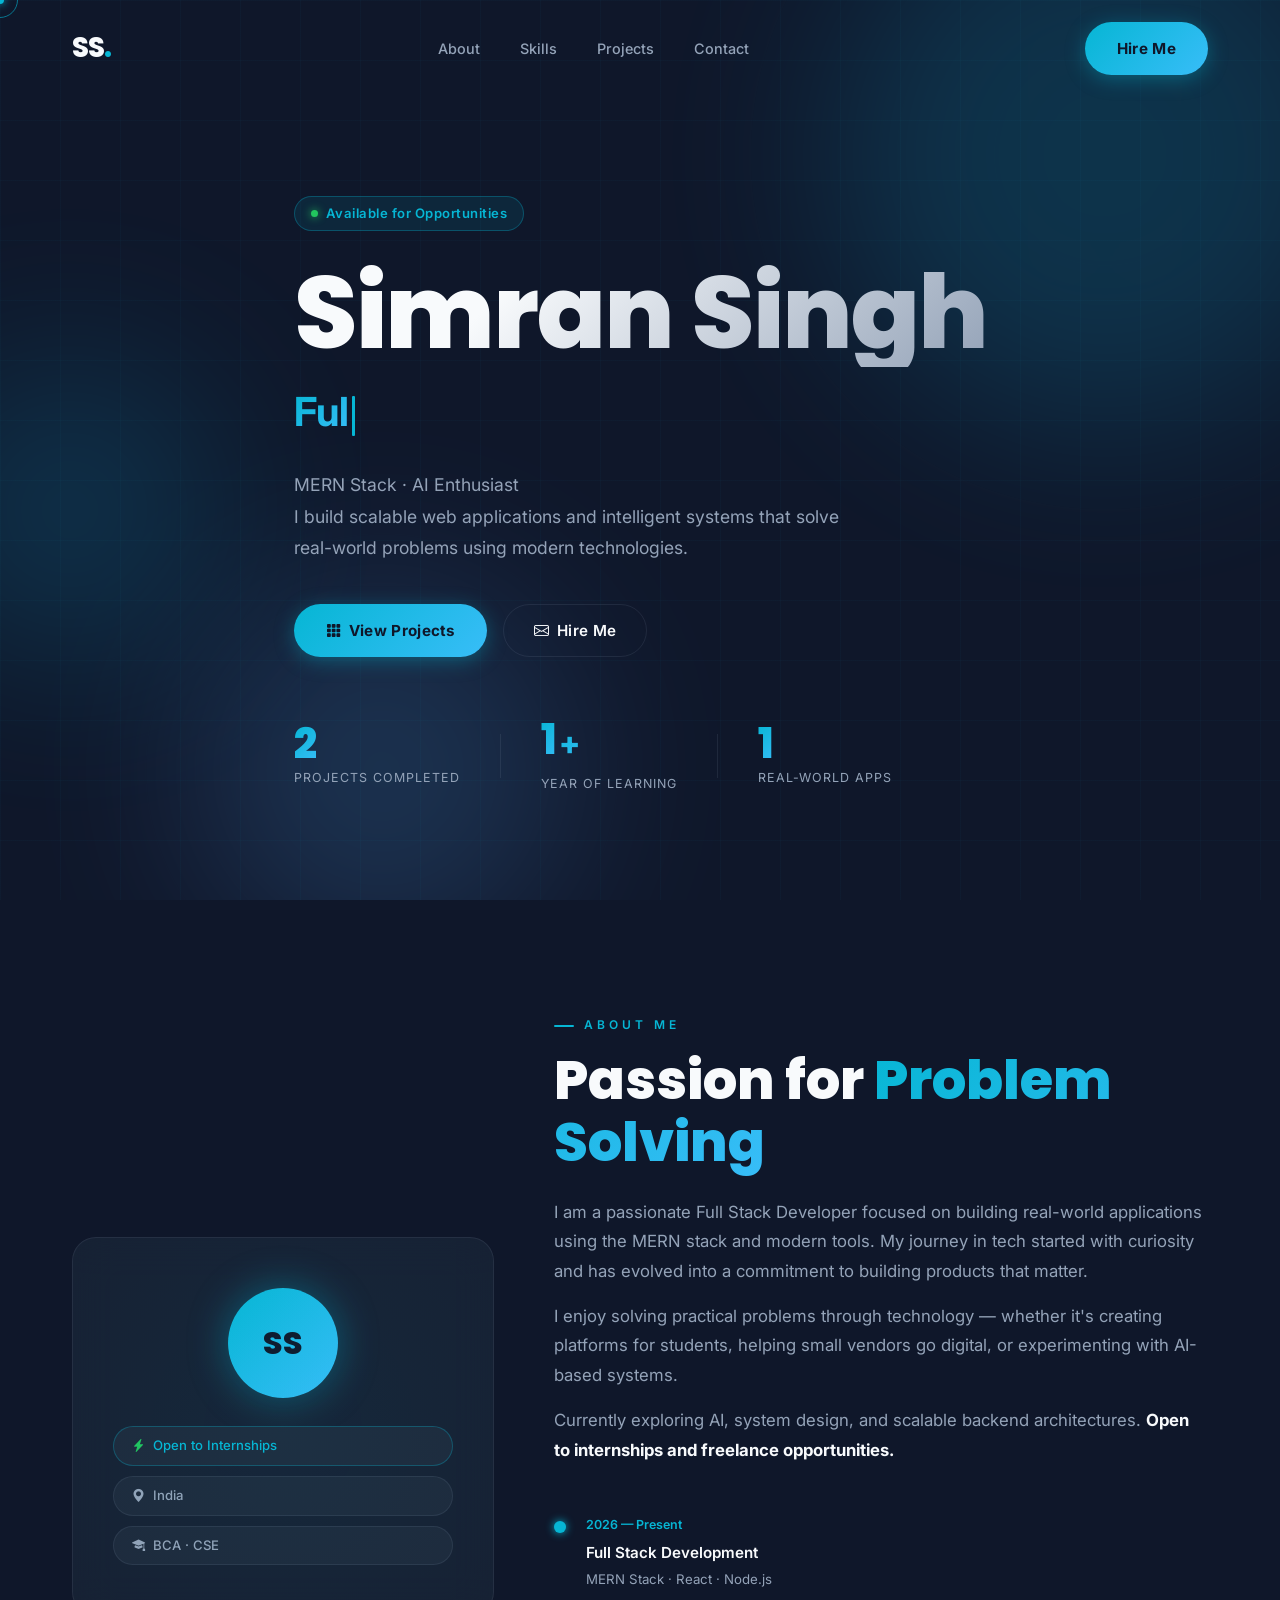
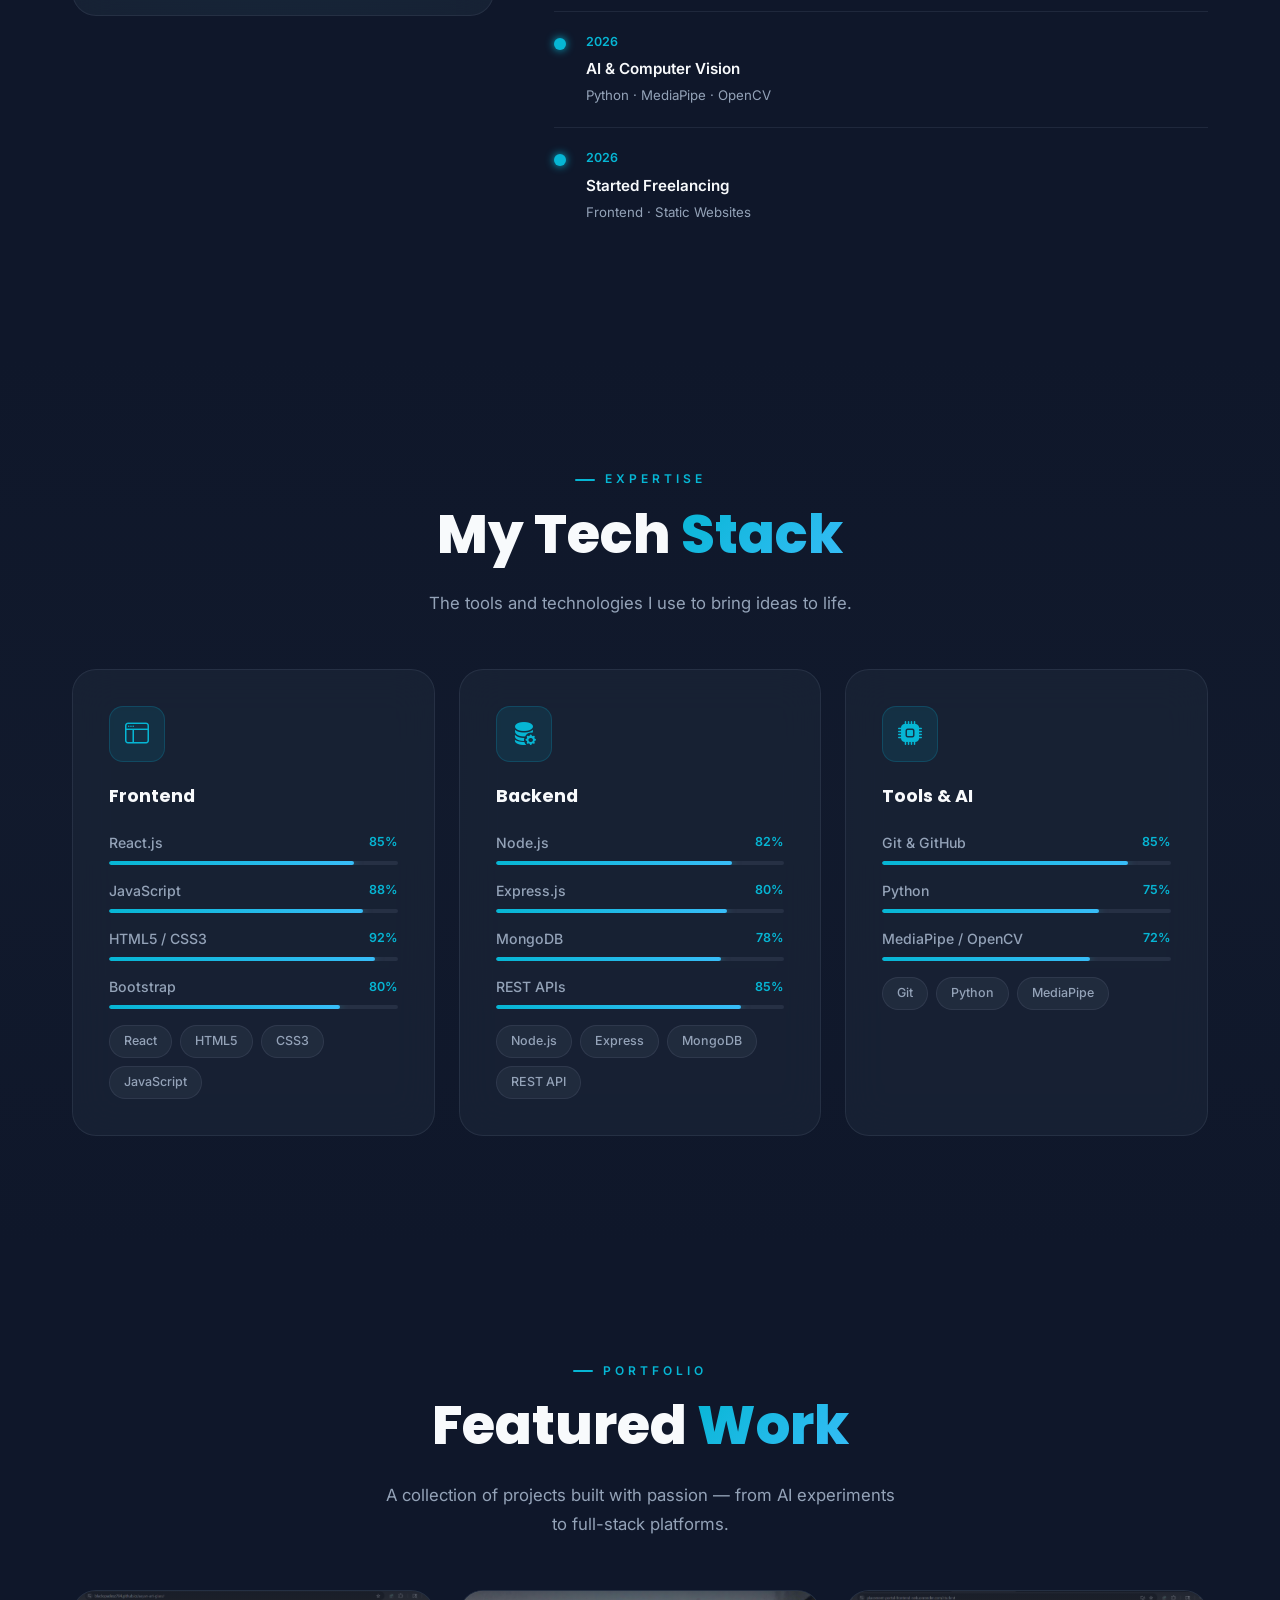
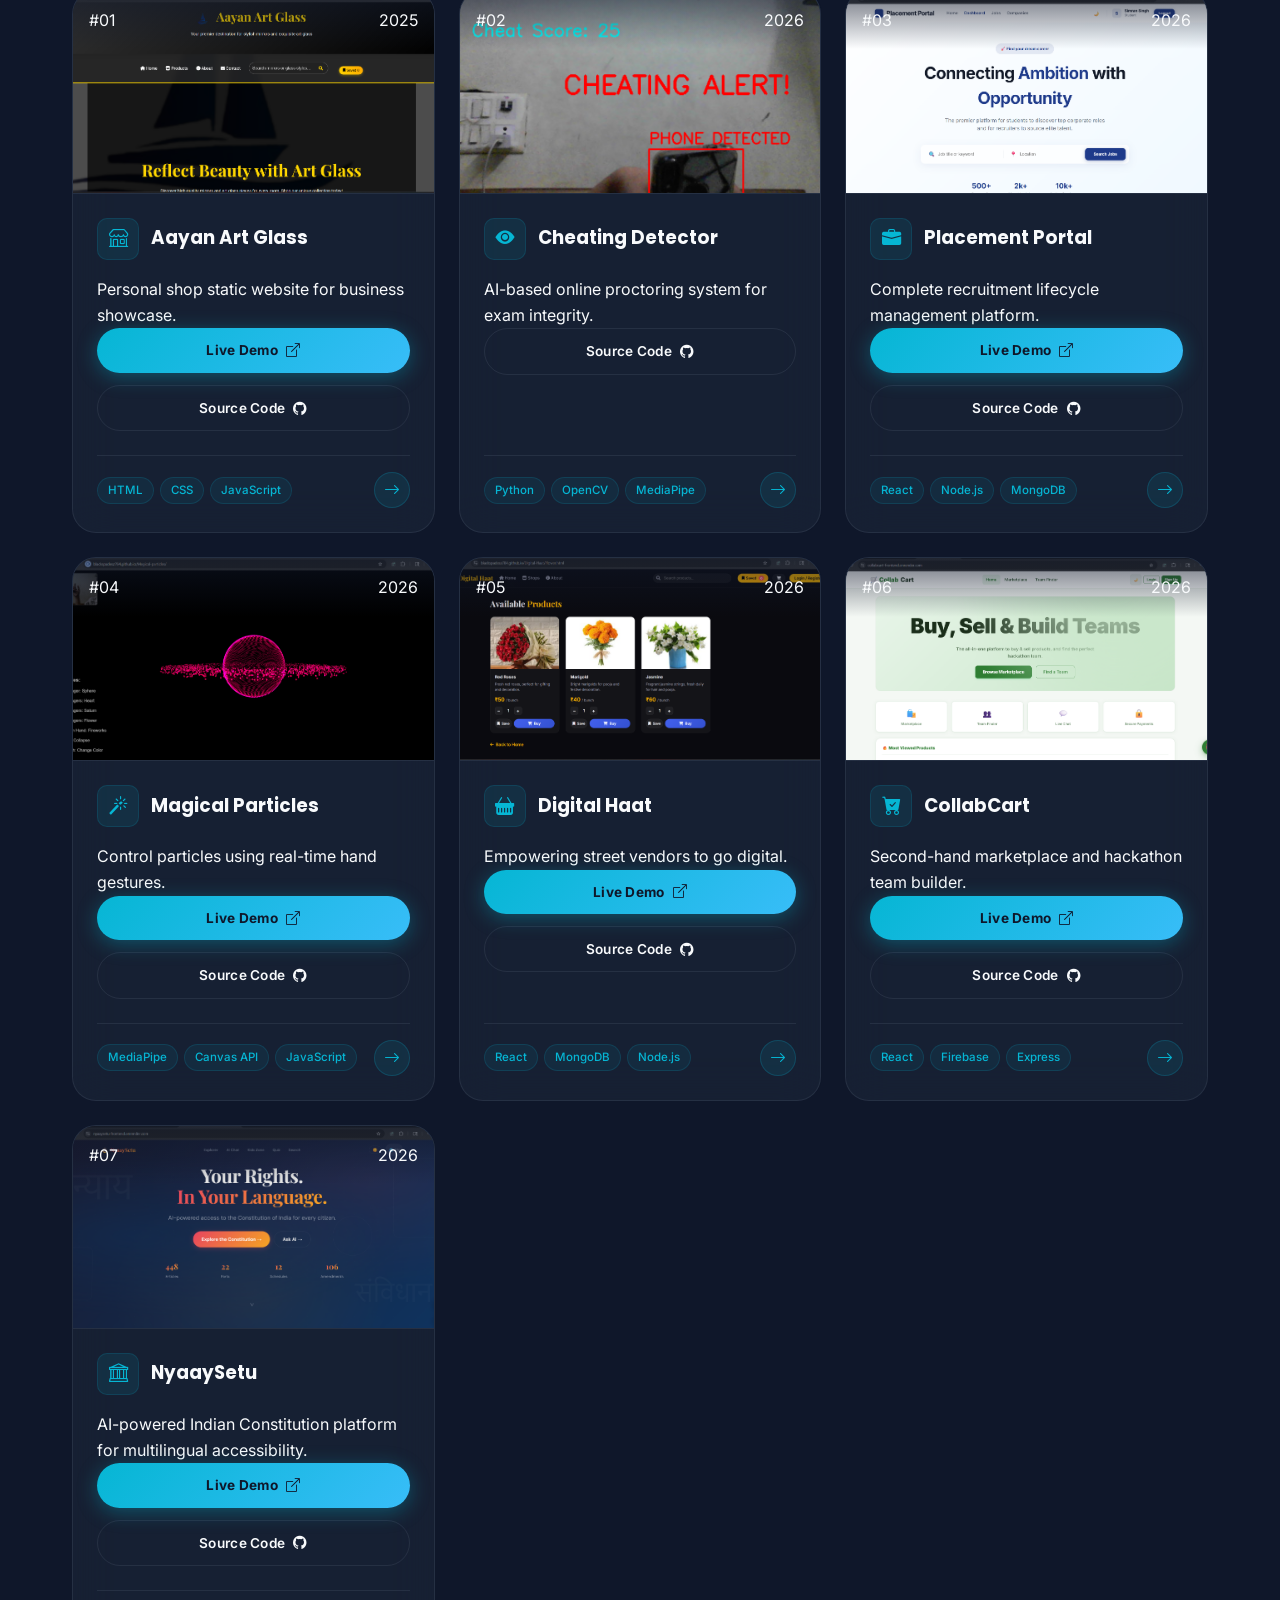
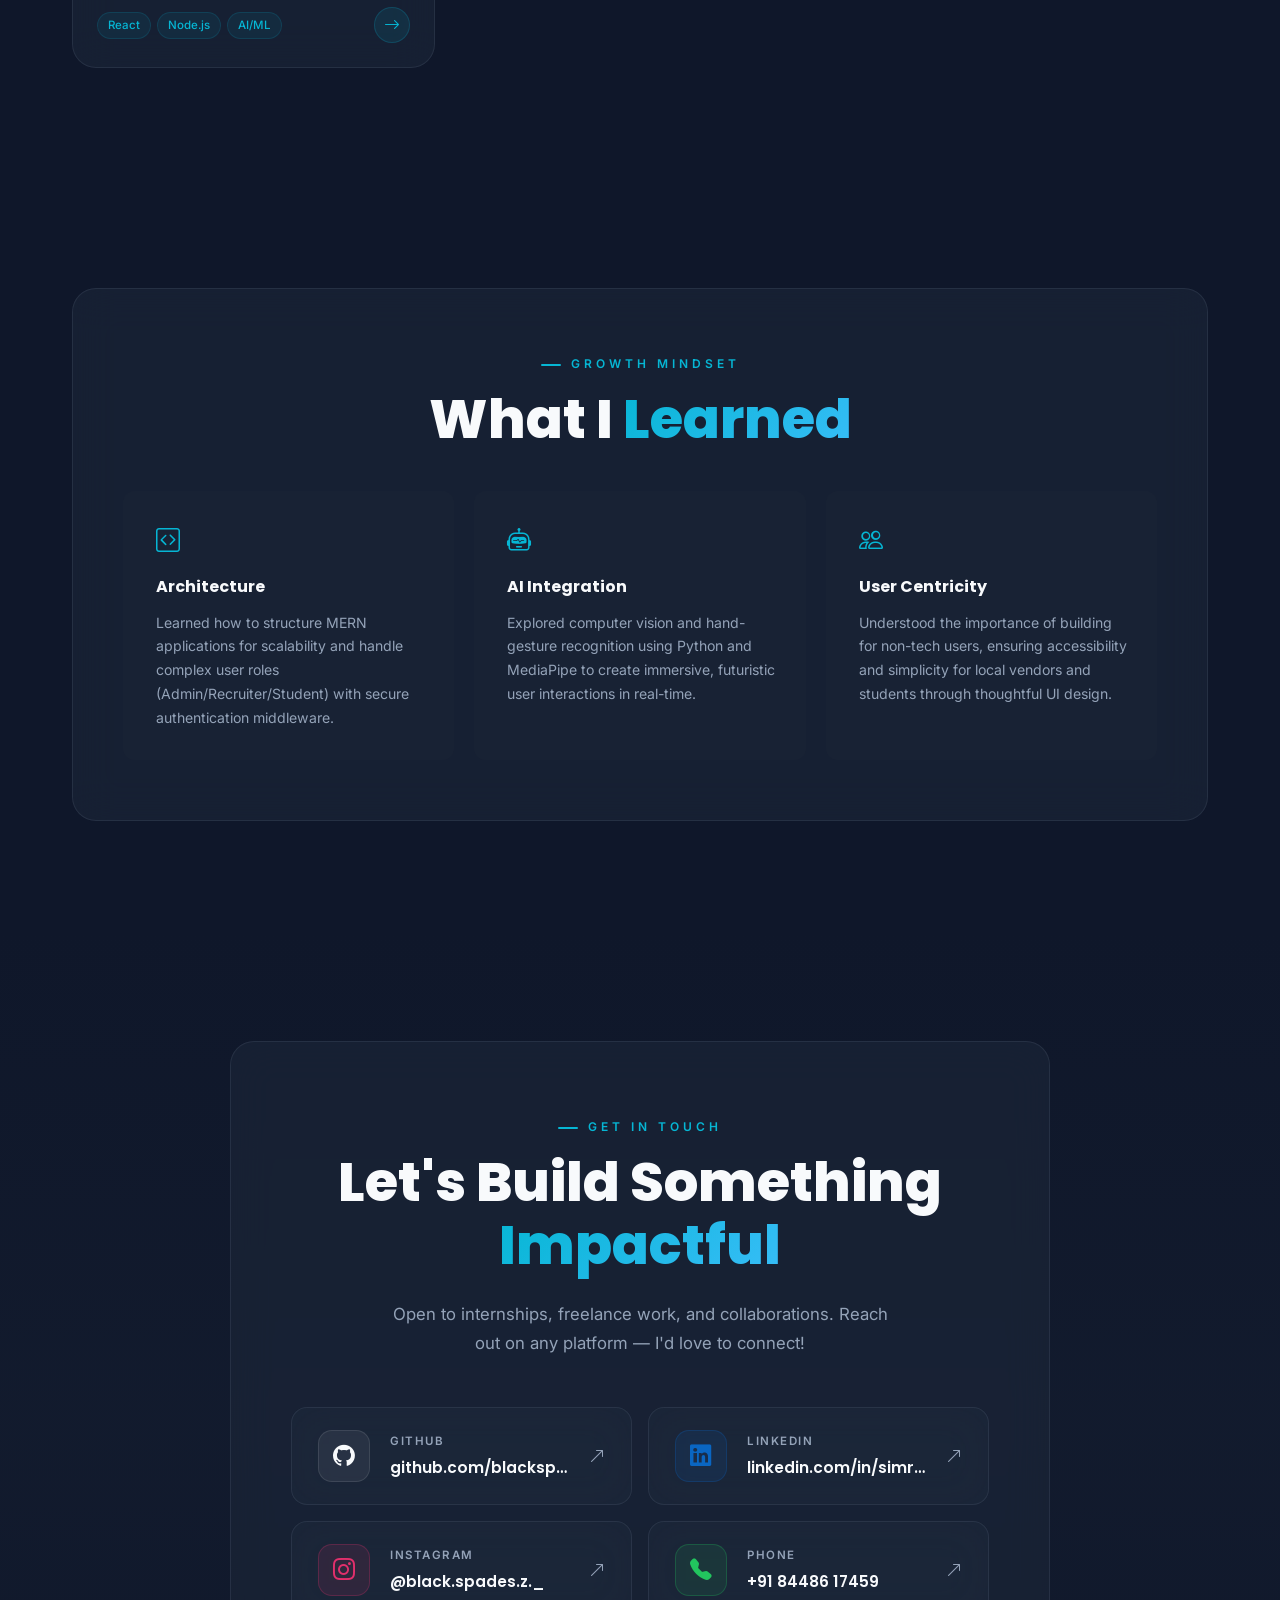
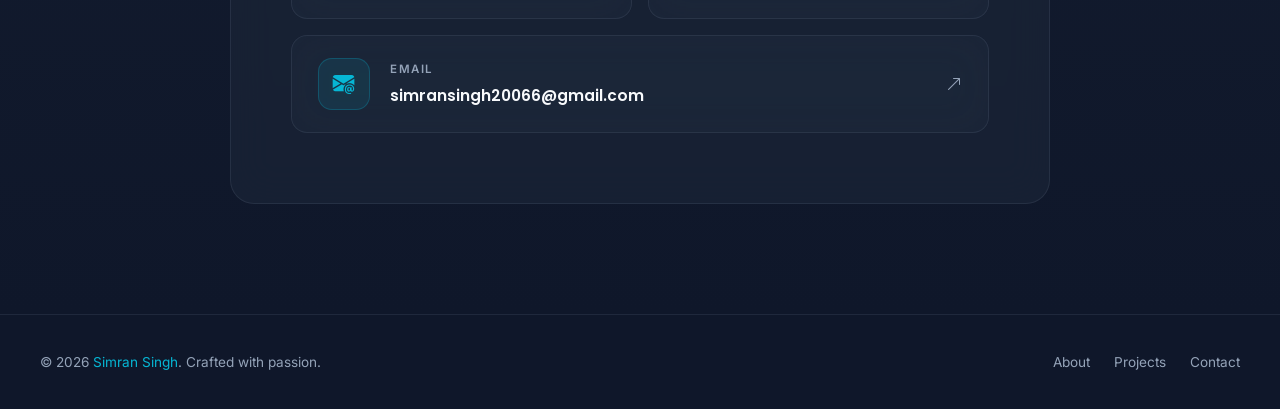
<file: index.html>
<!DOCTYPE html>
<html lang="en">
<head>
  <meta charset="UTF-8" />
  <meta name="viewport" content="width=device-width, initial-scale=1.0" />
  <title>Simran Singh — Full Stack Developer</title>
  <meta name="description" content="Simran Singh — Full Stack Developer specializing in MERN Stack, AI, and scalable web applications. Open to internships and freelance opportunities." />
  <link rel="icon" type="image/svg+xml" href="./favicon.svg" />
  <link rel="preconnect" href="https://fonts.googleapis.com" />
  <link rel="preconnect" href="https://fonts.gstatic.com" crossorigin />
  <link href="https://fonts.googleapis.com/css2?family=Inter:wght@400;500;600&family=Poppins:wght@700;800&display=swap" rel="stylesheet" />
  <link href="https://cdn.jsdelivr.net/npm/bootstrap-icons@1.11.3/font/bootstrap-icons.min.css" rel="stylesheet" />
  <link rel="stylesheet" href="./style.css" />
</head>
<body>

  <!-- LOADER -->
  <div id="loader">
    <div class="loader-inner">
      <span class="loader-text">SIMRAN SINGH</span>
      <div class="loader-bar"></div>
    </div>
  </div>

  <!-- CURSOR -->
  <div id="cursor"></div>
  <div id="cursor-follower"></div>

  <!-- NAVBAR -->
  <nav class="navbar" id="mainNav">
    <div class="nav-container">
      <a class="brand-logo" href="index.html">SS<span>.</span></a>
      <ul class="nav-links">
        <li><a href="#about">About</a></li>
        <li><a href="#skills">Skills</a></li>
        <li><a href="#projects">Projects</a></li>
        <li><a href="#contact">Contact</a></li>
      </ul>
      <a href="#contact" class="btn-primary nav-cta">Hire Me</a>
      <button class="hamburger" id="hamburger" aria-label="Open menu">
        <span></span><span></span><span></span>
      </button>
    </div>
  </nav>

  <!-- MOBILE NAV -->
  <div class="nav-mobile" id="navMobile">
    <button class="nav-mobile-close" id="navMobileClose" aria-label="Close">&times;</button>
    <a href="#about">About</a>
    <a href="#skills">Skills</a>
    <a href="#projects">Projects</a>
    <a href="#contact">Contact</a>
    <a href="#contact" class="btn-primary" style="margin-top:16px;">Hire Me</a>
  </div>

  <!-- HERO -->
  <section id="hero">
    <div class="hero-blobs">
      <div class="blob blob-1"></div>
      <div class="blob blob-2"></div>
      <div class="blob blob-3"></div>
    </div>
    <div class="hero-grid"></div>
    <div class="hero-content">
      <div style="max-width:750px;">
        <div class="hero-badge">
          <span class="badge-dot"></span>
          Available for Opportunities
        </div>
        <h1 class="hero-name">Simran Singh</h1>
        <div class="hero-role">
          <span class="typing-text"></span><span class="cursor-blink"></span>
        </div>
        <p class="hero-desc">
          MERN Stack &middot; AI Enthusiast<br />
          I build scalable web applications and intelligent systems that solve real-world problems using modern technologies.
        </p>
        <div class="hero-actions">
          <a href="#projects" class="btn-primary">
            <i class="bi bi-grid-3x3-gap-fill"></i> View Projects
          </a>
          <a href="#contact" class="btn-outline">
            <i class="bi bi-envelope"></i> Hire Me
          </a>
        </div>
        <div class="hero-stats">
          <div class="stat-item">
            <div style="display:flex;align-items:baseline;gap:2px;">
              <span class="stat-num" data-target="7">0</span>
            </div>
            <div class="stat-label">Projects Completed</div>
          </div>
          <div class="stat-divider"></div>
          <div class="stat-item">
            <div style="display:flex;align-items:baseline;gap:2px;">
              <span class="stat-num" data-target="1">0</span><span class="stat-suffix">+</span>
            </div>
            <div class="stat-label">Year of Learning</div>
          </div>
          <div class="stat-divider"></div>
          <div class="stat-item">
            <div style="display:flex;align-items:baseline;gap:2px;">
              <span class="stat-num" data-target="4">0</span>
            </div>
            <div class="stat-label">Real-world Apps</div>
          </div>
        </div>
      </div>
    </div>
  </section>

  <!-- ABOUT -->
  <section id="about" class="section-pad">
    <div class="container-xl">
      <div style="display:grid;grid-template-columns:1fr 1.55fr;gap:60px;align-items:center;" class="about-grid">
        <div class="reveal">
          <div class="glass-card about-card">
            <div class="about-initials">SS</div>
            <div class="about-tags">
              <div class="tag tag-pulse">
                <i class="bi bi-lightning-charge-fill"></i> Open to Internships
              </div>
              <div class="tag">
                <i class="bi bi-geo-alt-fill"></i> India
              </div>
              <div class="tag">
                <i class="bi bi-mortarboard-fill"></i> BCA · CSE
              </div>
            </div>
          </div>
        </div>
        <div>
          <div class="reveal">
            <span class="section-label">About Me</span>
            <h2 class="section-title">Passion for <em>Problem Solving</em></h2>
          </div>
          <p class="section-body reveal reveal-delay-1">
            I am a passionate Full Stack Developer focused on building real-world applications using the MERN stack and modern tools. My journey in tech started with curiosity and has evolved into a commitment to building products that matter.
          </p>
          <p class="section-body reveal reveal-delay-2">
            I enjoy solving practical problems through technology — whether it's creating platforms for students, helping small vendors go digital, or experimenting with AI-based systems.
          </p>
          <p class="section-body reveal reveal-delay-3">
            Currently exploring AI, system design, and scalable backend architectures. <strong style="color:var(--text);">Open to internships and freelance opportunities.</strong>
          </p>
          <div class="timeline reveal reveal-delay-4">
            <div class="timeline-item">
              <div class="timeline-dot"></div>
              <div>
                <div class="timeline-year">2026 — Present</div>
                <div class="timeline-title">Full Stack Development</div>
                <div class="timeline-sub">MERN Stack · React · Node.js</div>
              </div>
            </div>
            <div class="timeline-item">
              <div class="timeline-dot"></div>
              <div>
                <div class="timeline-year">2026</div>
                <div class="timeline-title">AI &amp; Computer Vision</div>
                <div class="timeline-sub">Python · MediaPipe · OpenCV</div>
              </div>
            </div>
            <div class="timeline-item">
              <div class="timeline-dot"></div>
              <div>
                <div class="timeline-year">2026</div>
                <div class="timeline-title">Started Freelancing</div>
                <div class="timeline-sub">Frontend · Static Websites</div>
              </div>
            </div>
          </div>
        </div>
      </div>
    </div>
  </section>

  <!-- SKILLS -->
  <section id="skills" class="section-pad">
    <div class="container-xl">
      <div class="reveal" style="text-align:center;">
        <span class="section-label">Expertise</span>
        <h2 class="section-title">My Tech <em>Stack</em></h2>
        <p class="section-body" style="max-width:520px;margin:0 auto 0;">The tools and technologies I use to bring ideas to life.</p>
      </div>
      <div class="skills-grid">
        <div class="skill-card glass-card reveal reveal-delay-1">
          <div class="skill-icon-wrap"><i class="bi bi-window-sidebar"></i></div>
          <h4 class="skill-card-title">Frontend</h4>
          <ul class="skill-list">
            <li>
              <div class="skill-name-row"><span class="skill-name">React.js</span><span class="skill-pct">85%</span></div>
              <div class="progress-bar"><div class="progress-fill" data-pct="85"></div></div>
            </li>
            <li>
              <div class="skill-name-row"><span class="skill-name">JavaScript</span><span class="skill-pct">88%</span></div>
              <div class="progress-bar"><div class="progress-fill" data-pct="88"></div></div>
            </li>
            <li>
              <div class="skill-name-row"><span class="skill-name">HTML5 / CSS3</span><span class="skill-pct">92%</span></div>
              <div class="progress-bar"><div class="progress-fill" data-pct="92"></div></div>
            </li>
            <li>
              <div class="skill-name-row"><span class="skill-name">Bootstrap</span><span class="skill-pct">80%</span></div>
              <div class="progress-bar"><div class="progress-fill" data-pct="80"></div></div>
            </li>
          </ul>
          <div class="tech-tags-row">
            <span class="tech-tag">React</span>
            <span class="tech-tag">HTML5</span>
            <span class="tech-tag">CSS3</span>
            <span class="tech-tag">JavaScript</span>
          </div>
        </div>
        <div class="skill-card glass-card reveal reveal-delay-2">
          <div class="skill-icon-wrap"><i class="bi bi-database-fill-gear"></i></div>
          <h4 class="skill-card-title">Backend</h4>
          <ul class="skill-list">
            <li>
              <div class="skill-name-row"><span class="skill-name">Node.js</span><span class="skill-pct">82%</span></div>
              <div class="progress-bar"><div class="progress-fill" data-pct="82"></div></div>
            </li>
            <li>
              <div class="skill-name-row"><span class="skill-name">Express.js</span><span class="skill-pct">80%</span></div>
              <div class="progress-bar"><div class="progress-fill" data-pct="80"></div></div>
            </li>
            <li>
              <div class="skill-name-row"><span class="skill-name">MongoDB</span><span class="skill-pct">78%</span></div>
              <div class="progress-bar"><div class="progress-fill" data-pct="78"></div></div>
            </li>
            <li>
              <div class="skill-name-row"><span class="skill-name">REST APIs</span><span class="skill-pct">85%</span></div>
              <div class="progress-bar"><div class="progress-fill" data-pct="85"></div></div>
            </li>
          </ul>
          <div class="tech-tags-row">
            <span class="tech-tag">Node.js</span>
            <span class="tech-tag">Express</span>
            <span class="tech-tag">MongoDB</span>
            <span class="tech-tag">REST API</span>
          </div>
        </div>
        <div class="skill-card glass-card reveal reveal-delay-3">
          <div class="skill-icon-wrap"><i class="bi bi-cpu-fill"></i></div>
          <h4 class="skill-card-title">Tools &amp; AI</h4>
          <ul class="skill-list">
            <li>
              <div class="skill-name-row"><span class="skill-name">Git &amp; GitHub</span><span class="skill-pct">85%</span></div>
              <div class="progress-bar"><div class="progress-fill" data-pct="85"></div></div>
            </li>
            <li>
              <div class="skill-name-row"><span class="skill-name">Python</span><span class="skill-pct">75%</span></div>
              <div class="progress-bar"><div class="progress-fill" data-pct="75"></div></div>
            </li>
            <li>
              <div class="skill-name-row"><span class="skill-name">MediaPipe / OpenCV</span><span class="skill-pct">72%</span></div>
              <div class="progress-bar"><div class="progress-fill" data-pct="72"></div></div>
            </li>
          </ul>
          <div class="tech-tags-row">
            <span class="tech-tag">Git</span>
            <span class="tech-tag">Python</span>
            <span class="tech-tag">MediaPipe</span>
          </div>
        </div>
      </div>
    </div>
  </section>

  <!-- PROJECTS -->
  <section id="projects" class="section-pad">
    <div class="container-xl">
      <div class="reveal" style="text-align:center;">
        <span class="section-label">Portfolio</span>
        <h2 class="section-title">Featured <em>Work</em></h2>
        <p class="section-body" style="max-width:520px;margin:0 auto;">
          A collection of projects built with passion — from AI experiments to full-stack platforms.
        </p>
      </div>
      <div class="projects-grid" id="projectGrid"></div>
    </div>
  </section>

  <!-- LEARNING -->
  <section id="learning" class="section-pad">
    <div class="container-xl">
      <div class="glass-card" style="padding:60px 50px;">
        <div class="reveal" style="text-align:center;">
          <span class="section-label">Growth Mindset</span>
          <h2 class="section-title">What I <em>Learned</em></h2>
        </div>
        <div class="learning-grid">
          <div class="learning-item reveal reveal-delay-1">
            <div class="learning-icon"><i class="bi bi-code-square"></i></div>
            <h5 class="learning-title">Architecture</h5>
            <p class="learning-text">Learned how to structure MERN applications for scalability and handle complex user roles (Admin/Recruiter/Student) with secure authentication middleware.</p>
          </div>
          <div class="learning-item reveal reveal-delay-2">
            <div class="learning-icon"><i class="bi bi-robot"></i></div>
            <h5 class="learning-title">AI Integration</h5>
            <p class="learning-text">Explored computer vision and hand-gesture recognition using Python and MediaPipe to create immersive, futuristic user interactions in real-time.</p>
          </div>
          <div class="learning-item reveal reveal-delay-3">
            <div class="learning-icon"><i class="bi bi-people"></i></div>
            <h5 class="learning-title">User Centricity</h5>
            <p class="learning-text">Understood the importance of building for non-tech users, ensuring accessibility and simplicity for local vendors and students through thoughtful UI design.</p>
          </div>
        </div>
      </div>
    </div>
  </section>

  <!-- CONTACT -->
  <section id="contact" class="section-pad">
    <div class="container-xl">
      <div class="contact-wrap glass-card">
        <div class="reveal">
          <span class="section-label">Get In Touch</span>
          <h2 class="section-title">Let's Build Something <em>Impactful</em></h2>
          <p class="section-body" style="max-width:520px;margin:0 auto 48px;">
            Open to internships, freelance work, and collaborations. Reach out on any platform — I'd love to connect!
          </p>
        </div>

        <div class="contact-links-grid">
          <a href="https://github.com/blackspadesz784" target="_blank" class="contact-link-card glass-card reveal reveal-delay-1">
            <div class="clc-icon" style="background:rgba(255,255,255,0.06);border-color:rgba(255,255,255,0.1);">
              <i class="bi bi-github"></i>
            </div>
            <div class="clc-body">
              <span class="clc-label">GitHub</span>
              <span class="clc-value">github.com/blackspadesz784</span>
            </div>
            <i class="bi bi-arrow-up-right clc-arrow"></i>
          </a>

          <a href="https://in.linkedin.com/in/simran-singh-87a687380" target="_blank" class="contact-link-card glass-card reveal reveal-delay-2">
            <div class="clc-icon" style="background:rgba(10,102,194,0.12);border-color:rgba(10,102,194,0.25);">
              <i class="bi bi-linkedin" style="color:#0A66C2;"></i>
            </div>
            <div class="clc-body">
              <span class="clc-label">LinkedIn</span>
              <span class="clc-value">linkedin.com/in/simran-singh-87a687380</span>
            </div>
            <i class="bi bi-arrow-up-right clc-arrow"></i>
          </a>

          <a href="https://www.instagram.com/black.spades.z._?igsh=MXIzNnR6eXRrZ25keA==" target="_blank" class="contact-link-card glass-card reveal reveal-delay-3">
            <div class="clc-icon" style="background:rgba(225,48,108,0.1);border-color:rgba(225,48,108,0.25);">
              <i class="bi bi-instagram" style="color:#E1306C;"></i>
            </div>
            <div class="clc-body">
              <span class="clc-label">Instagram</span>
              <span class="clc-value">@black.spades.z._</span>
            </div>
            <i class="bi bi-arrow-up-right clc-arrow"></i>
          </a>

          <a href="tel:+918448617459" class="contact-link-card glass-card reveal reveal-delay-1">
            <div class="clc-icon" style="background:rgba(34,197,94,0.1);border-color:rgba(34,197,94,0.25);">
              <i class="bi bi-telephone-fill" style="color:#22C55E;"></i>
            </div>
            <div class="clc-body">
              <span class="clc-label">Phone</span>
              <span class="clc-value">+91 84486 17459</span>
            </div>
            <i class="bi bi-arrow-up-right clc-arrow"></i>
          </a>

          <a href="mailto:simransingh20066@gmail.com" class="contact-link-card glass-card reveal reveal-delay-2" style="grid-column: span 2;">
            <div class="clc-icon" style="background:rgba(6,182,212,0.1);border-color:rgba(6,182,212,0.25);">
              <i class="bi bi-envelope-at-fill" style="color:#06B6D4;"></i>
            </div>
            <div class="clc-body">
              <span class="clc-label">Email</span>
              <span class="clc-value">simransingh20066@gmail.com</span>
            </div>
            <i class="bi bi-arrow-up-right clc-arrow"></i>
          </a>
        </div>
      </div>
    </div>
  </section>

  <!-- FOOTER -->
  <footer>
    <div class="footer-inner">
      <p class="footer-text">&copy; 2026 <span>Simran Singh</span>. Crafted with passion.</p>
      <div class="footer-links">
        <a href="#about">About</a>
        <a href="#projects">Projects</a>
        <a href="#contact">Contact</a>
      </div>
    </div>
  </footer>

  <button id="scrollTop" aria-label="Scroll to top"><i class="bi bi-chevron-up"></i></button>
  <script src="./script.js"></script>

  <!-- Responsive about grid fix -->
  <style>
    @media (max-width: 768px) {
      .about-grid { grid-template-columns: 1fr !important; }
    }
  </style>
</body>
</html>
</file>
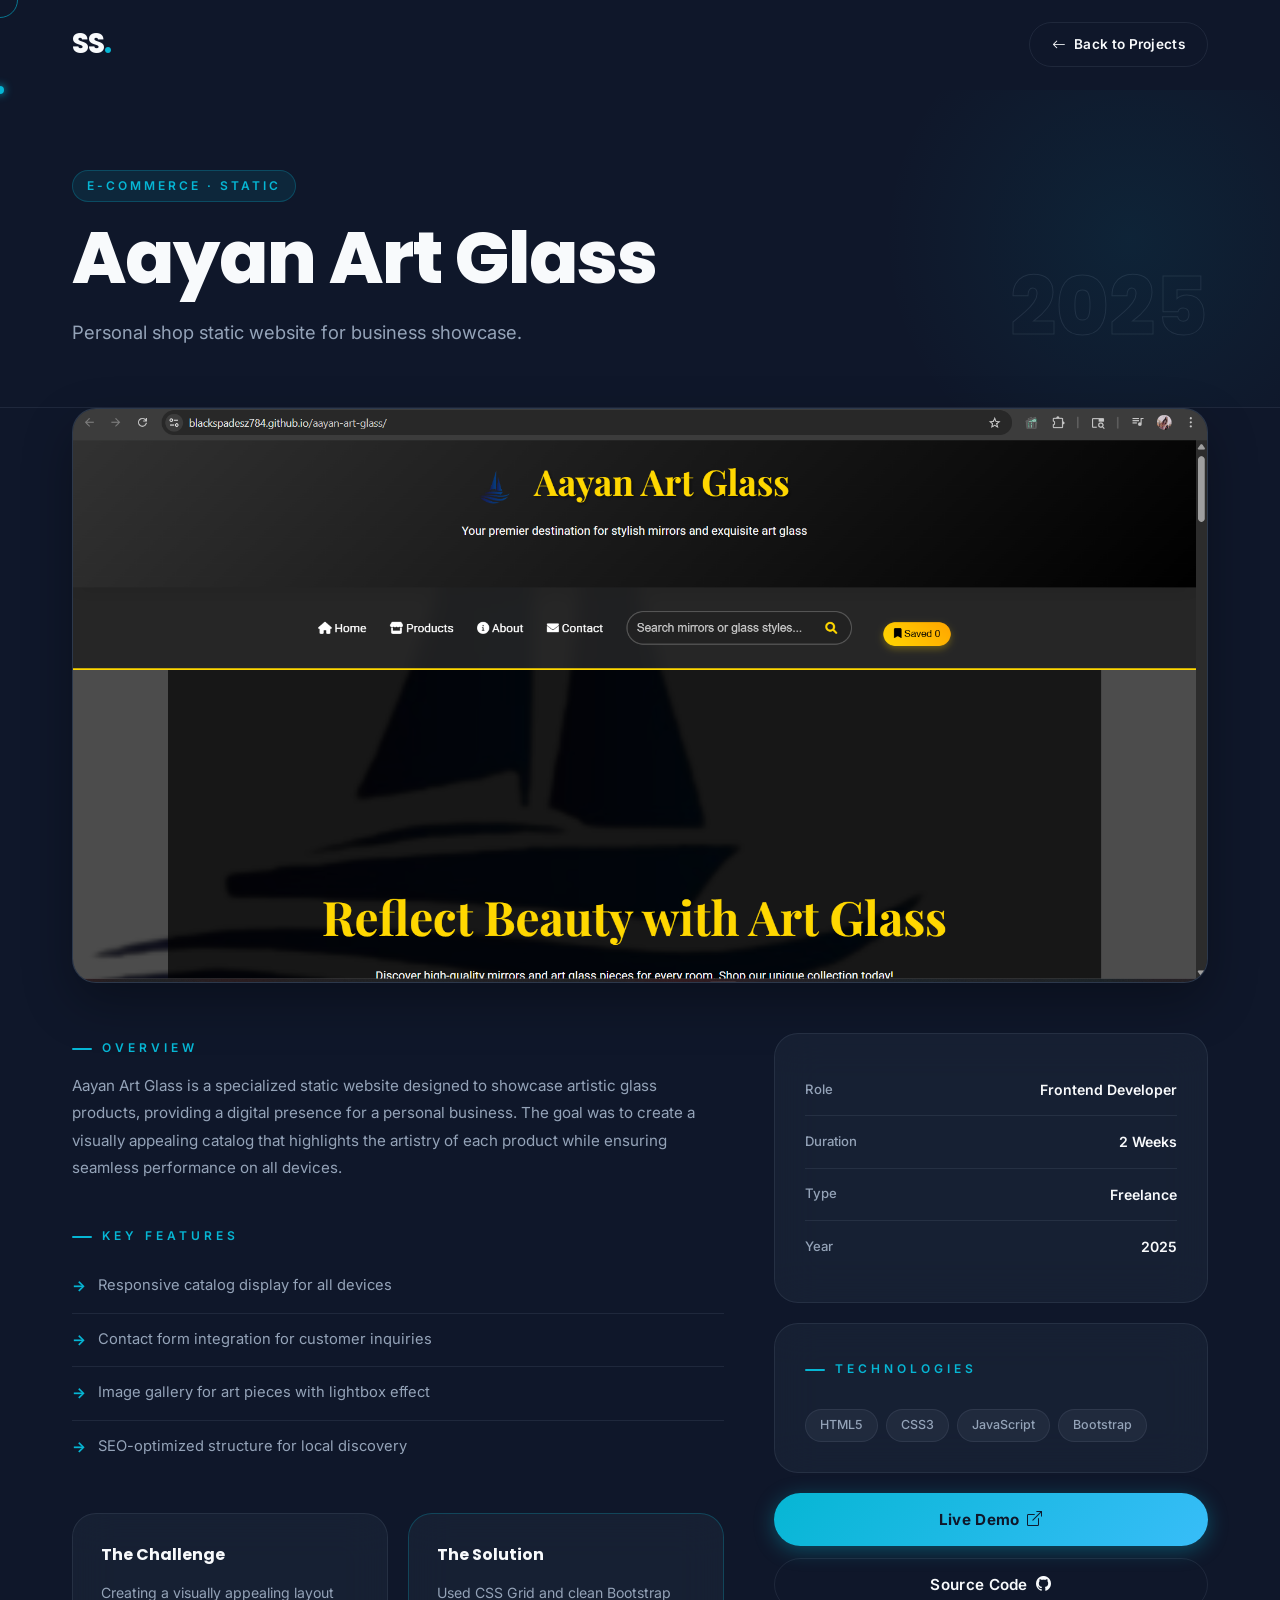
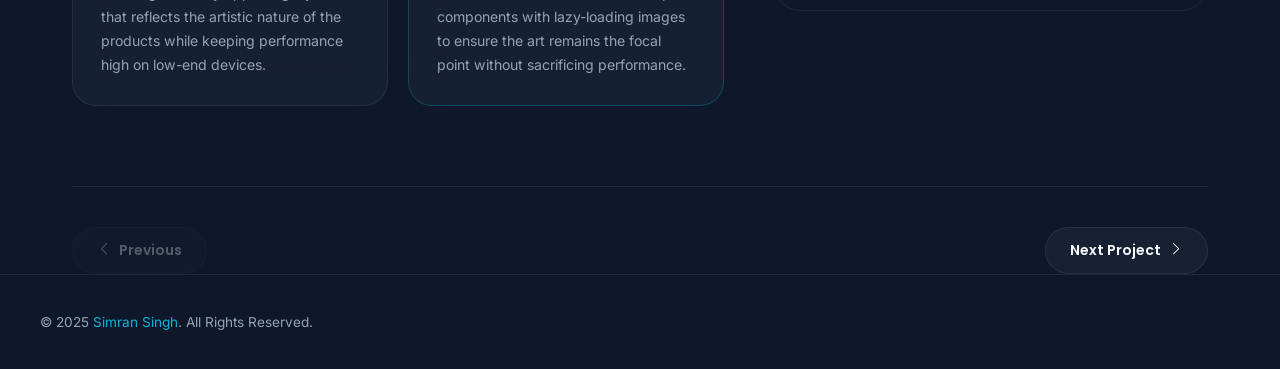
<file: project1.html>
<!DOCTYPE html>
<html lang="en">
<head>
  <meta charset="UTF-8" />
  <meta name="viewport" content="width=device-width, initial-scale=1.0" />
  <title>Aayan Art Glass — Simran Singh</title>
  <link rel="icon" type="image/svg+xml" href="./favicon.svg" />
  <link rel="preconnect" href="https://fonts.googleapis.com" />
  <link rel="preconnect" href="https://fonts.gstatic.com" crossorigin />
  <link href="https://fonts.googleapis.com/css2?family=Inter:wght@400;500;600&family=Poppins:wght@700;800&display=swap" rel="stylesheet" />
  <link href="https://cdn.jsdelivr.net/npm/bootstrap-icons@1.11.3/font/bootstrap-icons.min.css" rel="stylesheet" />
  <link rel="stylesheet" href="./style.css" />
</head>
<body class="proj-page-body">
  <div id="loader"><div class="loader-inner"><span class="loader-text">SIMRAN SINGH</span><div class="loader-bar"></div></div></div>
  <div id="cursor"></div>
  <div id="cursor-follower"></div>

  <nav class="navbar" id="mainNav">
    <div class="nav-container">
      <a class="brand-logo" href="index.html">SS<span>.</span></a>
      <a href="index.html#projects" class="btn-outline" style="padding:10px 22px;font-size:0.85rem;">
        <i class="bi bi-arrow-left"></i> Back to Projects
      </a>
    </div>
  </nav>

  <header class="proj-header">
    <div class="container-xl">
      <div style="display:grid;grid-template-columns:1fr auto;gap:40px;align-items:flex-end;">
        <div>
          <span class="proj-category-tag">E-commerce · Static</span>
          <h1 class="proj-hero-title">Aayan Art Glass</h1>
          <p class="proj-hero-tagline">Personal shop static website for business showcase.</p>
        </div>
        <div class="proj-year-display">2025</div>
      </div>
    </div>
  </header>

  <main class="container-xl section-pad-sm">
    <!-- Screenshots -->
    <div class="project-main-image-wrap reveal">
      <img src="Pictures/Aayan Art Glass.png" alt="Aayan Art Glass Showcase" class="project-main-image">
    </div>


    <div style="display:grid;grid-template-columns:1.5fr 1fr;gap:50px;align-items:start;">
      <!-- Left: Detail -->
      <div>
        <section class="reveal" style="margin-bottom:40px;">
          <span class="section-label">Overview</span>
          <p class="proj-detail-text">Aayan Art Glass is a specialized static website designed to showcase artistic glass products, providing a digital presence for a personal business. The goal was to create a visually appealing catalog that highlights the artistry of each product while ensuring seamless performance on all devices.</p>
        </section>
        <section class="reveal" style="margin-bottom:40px;">
          <span class="section-label">Key Features</span>
          <ul class="feature-list">
            <li>Responsive catalog display for all devices</li>
            <li>Contact form integration for customer inquiries</li>
            <li>Image gallery for art pieces with lightbox effect</li>
            <li>SEO-optimized structure for local discovery</li>
          </ul>
        </section>
        <div style="display:grid;grid-template-columns:1fr 1fr;gap:20px;" class="reveal">
          <div class="glass-card challenge-card">
            <h4>The Challenge</h4>
            <p>Creating a visually appealing layout that reflects the artistic nature of the products while keeping performance high on low-end devices.</p>
          </div>
          <div class="glass-card challenge-card border-accent">
            <h4>The Solution</h4>
            <p>Used CSS Grid and clean Bootstrap components with lazy-loading images to ensure the art remains the focal point without sacrificing performance.</p>
          </div>
        </div>
      </div>

      <!-- Right: Meta -->
      <div class="sticky-sidebar">
        <div class="glass-card meta-card reveal" style="margin-bottom:20px;">
          <div class="meta-item"><span class="meta-label">Role</span><span class="meta-value">Frontend Developer</span></div>
          <div class="meta-item"><span class="meta-label">Duration</span><span class="meta-value">2 Weeks</span></div>
          <div class="meta-item"><span class="meta-label">Type</span><span class="meta-value">Freelance</span></div>
          <div class="meta-item"><span class="meta-label">Year</span><span class="meta-value">2025</span></div>
        </div>
        <div class="glass-card meta-card reveal reveal-delay-1" style="margin-bottom:20px;">
          <span class="section-label" style="margin-bottom:14px;">Technologies</span>
          <div class="tech-tags-row">
            <span class="tech-tag">HTML5</span>
            <span class="tech-tag">CSS3</span>
            <span class="tech-tag">JavaScript</span>
            <span class="tech-tag">Bootstrap</span>
          </div>
        </div>
        <div style="display:flex;flex-direction:column;gap:12px;" class="reveal reveal-delay-2">
          <a href="https://blackspadesz784.github.io/aayan-art-glass/" class="btn-primary" style="justify-content:center;" target="_blank">Live Demo <i class="bi bi-box-arrow-up-right"></i></a>
          <a href="https://github.com/blackspadesz784/aayan-art-glass" class="btn-outline" style="justify-content:center;" target="_blank">Source Code <i class="bi bi-github"></i></a>
        </div>
      </div>
    </div>

    <!-- Nav between projects -->
    <div class="proj-nav-footer">
      <div style="display:flex;justify-content:space-between;align-items:center;">
        <button class="btn-nav" disabled><i class="bi bi-chevron-left"></i> Previous</button>
        <button class="btn-nav" onclick="window.location.href='project2.html'">Next Project <i class="bi bi-chevron-right"></i></button>
      </div>
    </div>
  </main>

  <footer><div class="footer-inner">
    <p class="footer-text">&copy; 2025 <span>Simran Singh</span>. All Rights Reserved.</p>
  </div></footer>

  <button id="scrollTop" aria-label="Scroll to top"><i class="bi bi-chevron-up"></i></button>
  <script src="./script.js"></script>
  <style>
    @media (max-width: 768px) {
      main > div[style*="grid-template-columns:1.5fr"] { grid-template-columns: 1fr !important; }
      main > div[style*="grid-template-columns:1fr 1fr"] { grid-template-columns: 1fr !important; }
    }
  </style>
</body>
</html>
</file>
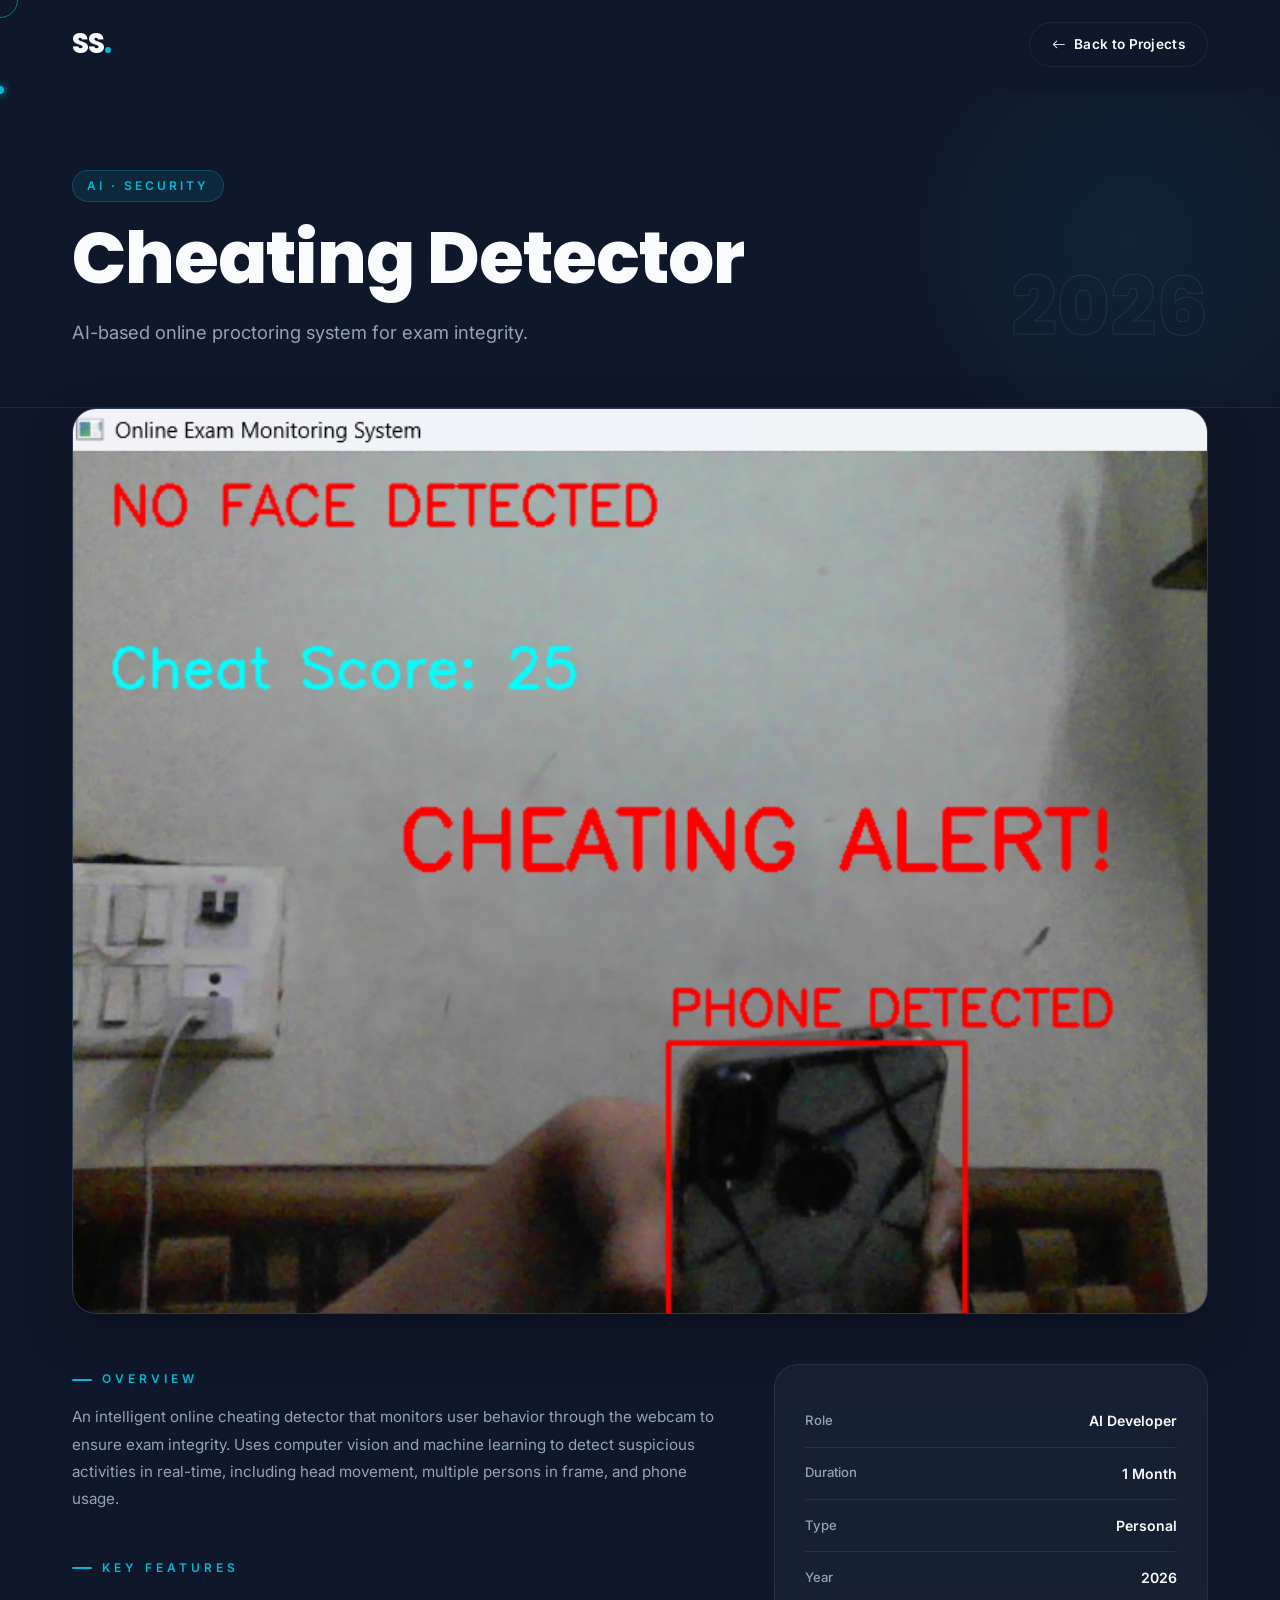
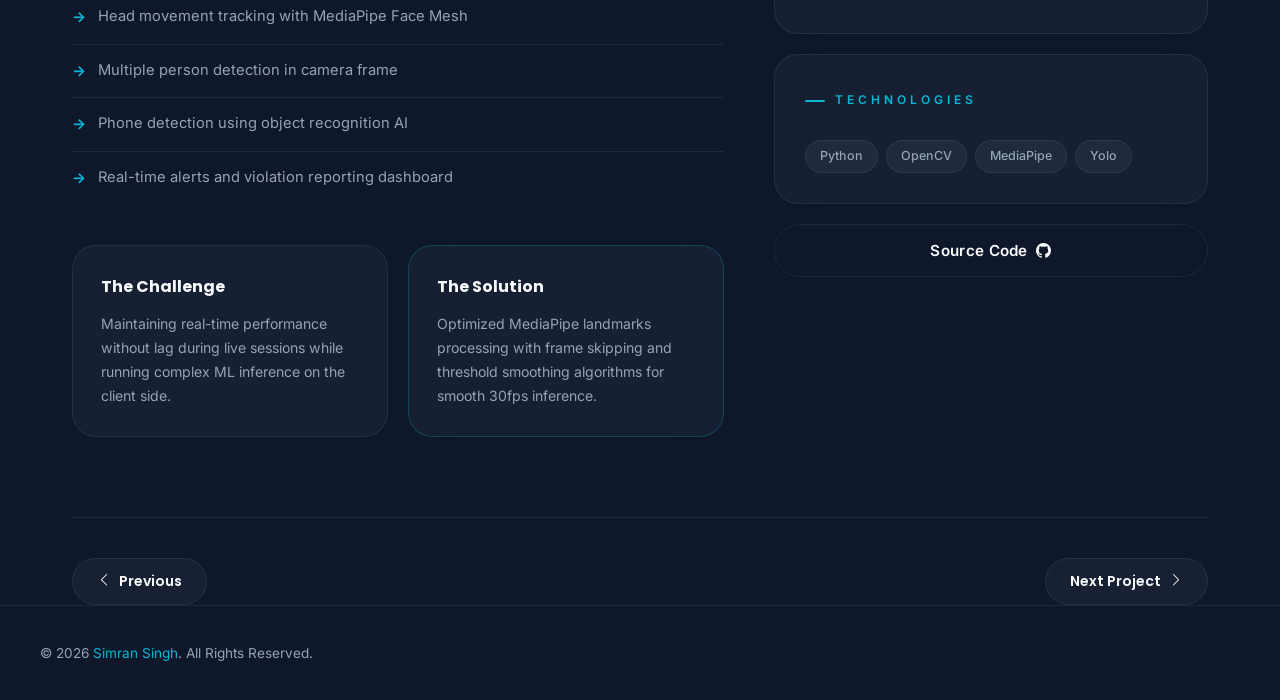
<file: project2.html>
<!DOCTYPE html>
<html lang="en">
<head>
  <meta charset="UTF-8" />
  <meta name="viewport" content="width=device-width, initial-scale=1.0" />
  <title>Cheating Detector — Simran Singh</title>
  <link rel="icon" type="image/svg+xml" href="./favicon.svg" />
  <link rel="preconnect" href="https://fonts.googleapis.com" />
  <link rel="preconnect" href="https://fonts.gstatic.com" crossorigin />
  <link href="https://fonts.googleapis.com/css2?family=Inter:wght@400;500;600&family=Poppins:wght@700;800&display=swap" rel="stylesheet" />
  <link href="https://cdn.jsdelivr.net/npm/bootstrap-icons@1.11.3/font/bootstrap-icons.min.css" rel="stylesheet" />
  <link rel="stylesheet" href="./style.css" />
</head>
<body class="proj-page-body">
  <div id="loader"><div class="loader-inner"><span class="loader-text">SIMRAN SINGH</span><div class="loader-bar"></div></div></div>
  <div id="cursor"></div>
  <div id="cursor-follower"></div>

  <nav class="navbar" id="mainNav">
    <div class="nav-container">
      <a class="brand-logo" href="index.html">SS<span>.</span></a>
      <a href="index.html#projects" class="btn-outline" style="padding:10px 22px;font-size:0.85rem;">
        <i class="bi bi-arrow-left"></i> Back to Projects
      </a>
    </div>
  </nav>

  <header class="proj-header">
    <div class="container-xl">
      <div style="display:grid;grid-template-columns:1fr auto;gap:40px;align-items:flex-end;">
        <div>
          <span class="proj-category-tag">AI · Security</span>
          <h1 class="proj-hero-title">Cheating Detector</h1>
          <p class="proj-hero-tagline">AI-based online proctoring system for exam integrity.</p>
        </div>
        <div class="proj-year-display">2026</div>
      </div>
    </div>
  </header>

  <main class="container-xl section-pad-sm">
    <div class="project-main-image-wrap reveal">
      <img src="Pictures/Online-Cheat-Detact.png" alt="Online Cheat Detector Dashboard" class="project-main-image">
    </div>


    <div style="display:grid;grid-template-columns:1.5fr 1fr;gap:50px;align-items:start;">
      <div>
        <section class="reveal" style="margin-bottom:40px;">
          <span class="section-label">Overview</span>
          <p class="proj-detail-text">An intelligent online cheating detector that monitors user behavior through the webcam to ensure exam integrity. Uses computer vision and machine learning to detect suspicious activities in real-time, including head movement, multiple persons in frame, and phone usage.</p>
        </section>
        <section class="reveal" style="margin-bottom:40px;">
          <span class="section-label">Key Features</span>
          <ul class="feature-list">
            <li>Head movement tracking with MediaPipe Face Mesh</li>
            <li>Multiple person detection in camera frame</li>
            <li>Phone detection using object recognition AI</li>
            <li>Real-time alerts and violation reporting dashboard</li>
          </ul>
        </section>
        <div style="display:grid;grid-template-columns:1fr 1fr;gap:20px;" class="reveal">
          <div class="glass-card challenge-card">
            <h4>The Challenge</h4>
            <p>Maintaining real-time performance without lag during live sessions while running complex ML inference on the client side.</p>
          </div>
          <div class="glass-card challenge-card border-accent">
            <h4>The Solution</h4>
            <p>Optimized MediaPipe landmarks processing with frame skipping and threshold smoothing algorithms for smooth 30fps inference.</p>
          </div>
        </div>
      </div>

      <div class="sticky-sidebar">
        <div class="glass-card meta-card reveal" style="margin-bottom:20px;">
          <div class="meta-item"><span class="meta-label">Role</span><span class="meta-value">AI Developer</span></div>
          <div class="meta-item"><span class="meta-label">Duration</span><span class="meta-value">1 Month</span></div>
          <div class="meta-item"><span class="meta-label">Type</span><span class="meta-value">Personal</span></div>
          <div class="meta-item"><span class="meta-label">Year</span><span class="meta-value">2026</span></div>
        </div>
        <div class="glass-card meta-card reveal reveal-delay-1" style="margin-bottom:20px;">
          <span class="section-label" style="margin-bottom:14px;">Technologies</span>
          <div class="tech-tags-row">
            <span class="tech-tag">Python</span>
            <span class="tech-tag">OpenCV</span>
            <span class="tech-tag">MediaPipe</span>
            <span class="tech-tag">Yolo</span>
          </div>
        </div>
        <div style="display:flex;flex-direction:column;gap:12px;" class="reveal reveal-delay-2">
          <a href="https://github.com/blackspadesz784/Online-Cheat-Dector" class="btn-outline" style="justify-content:center;" target="_blank">Source Code <i class="bi bi-github"></i></a>
        </div>
      </div>
    </div>

    <div class="proj-nav-footer">
      <div style="display:flex;justify-content:space-between;align-items:center;">
        <button class="btn-nav" onclick="window.location.href='project1.html'"><i class="bi bi-chevron-left"></i> Previous</button>
        <button class="btn-nav" onclick="window.location.href='project3.html'">Next Project <i class="bi bi-chevron-right"></i></button>
      </div>
    </div>
  </main>

  <footer><div class="footer-inner">
    <p class="footer-text">&copy; 2026 <span>Simran Singh</span>. All Rights Reserved.</p>
  </div></footer>

  <button id="scrollTop" aria-label="Scroll to top"><i class="bi bi-chevron-up"></i></button>
  <script src="./script.js"></script>
  <style>
    @media (max-width: 768px) {
      main > div[style*="grid-template-columns:1.5fr"] { grid-template-columns: 1fr !important; }
      main > div[style*="grid-template-columns:1fr 1fr"] { grid-template-columns: 1fr !important; }
    }
  </style>
</body>
</html>
</file>
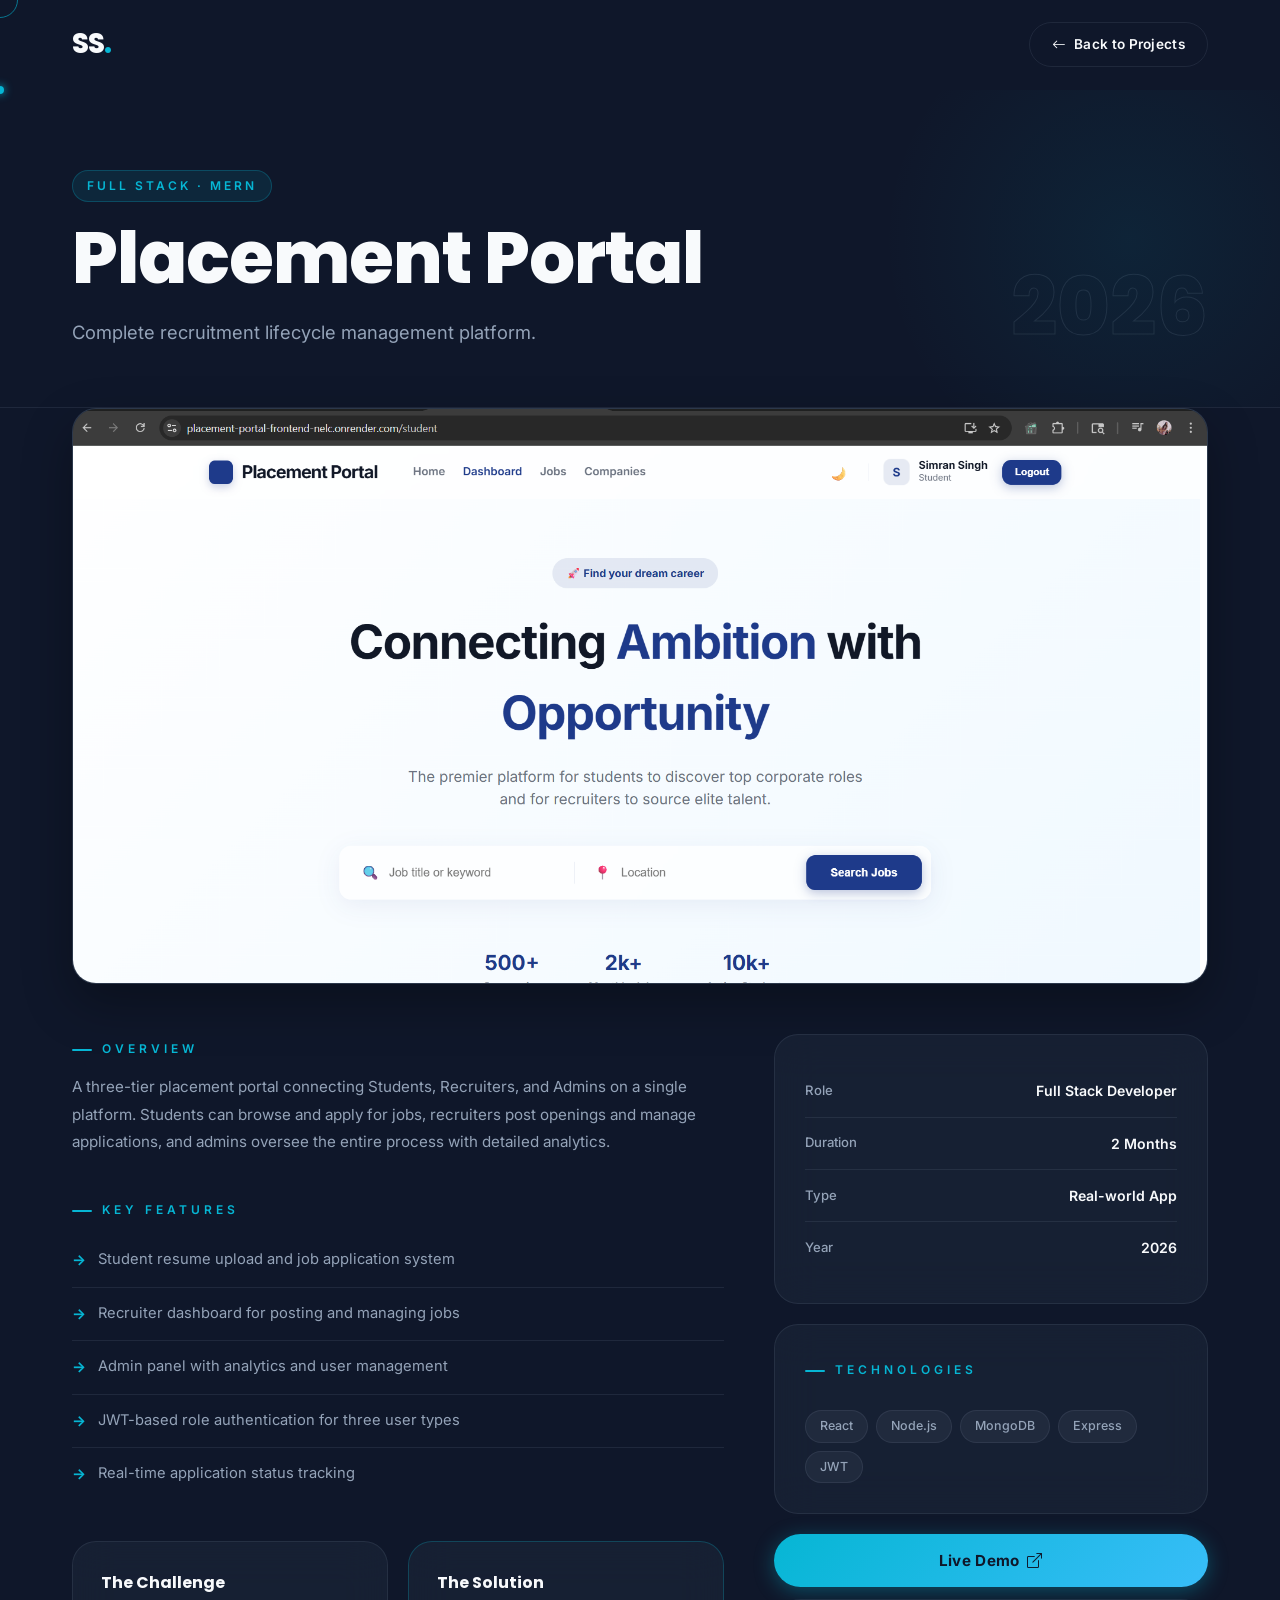
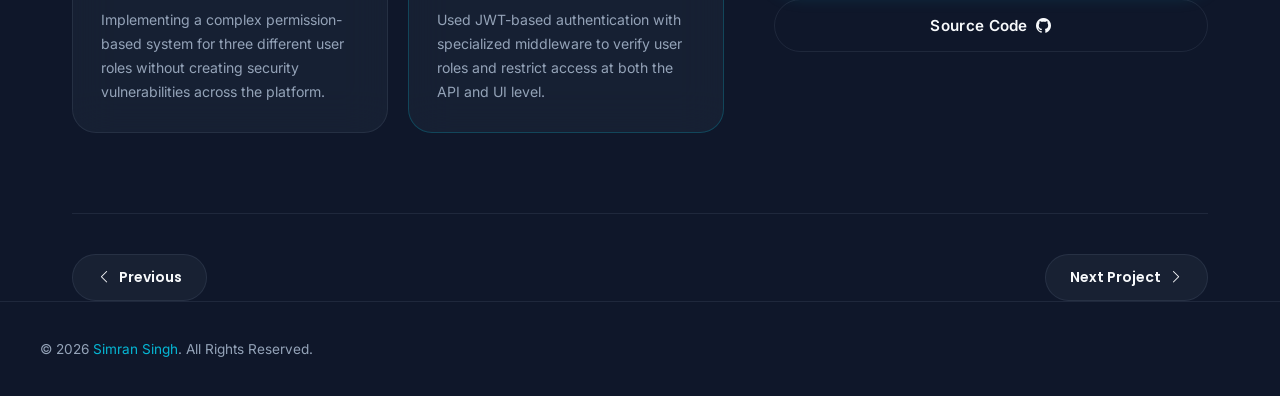
<file: project3.html>
<!DOCTYPE html>
<html lang="en">
<head>
  <meta charset="UTF-8" />
  <meta name="viewport" content="width=device-width, initial-scale=1.0" />
  <title>Placement Portal — Simran Singh</title>
  <link rel="icon" type="image/svg+xml" href="./favicon.svg" />
  <link rel="preconnect" href="https://fonts.googleapis.com" />
  <link rel="preconnect" href="https://fonts.gstatic.com" crossorigin />
  <link href="https://fonts.googleapis.com/css2?family=Inter:wght@400;500;600&family=Poppins:wght@700;800&display=swap" rel="stylesheet" />
  <link href="https://cdn.jsdelivr.net/npm/bootstrap-icons@1.11.3/font/bootstrap-icons.min.css" rel="stylesheet" />
  <link rel="stylesheet" href="./style.css" />
</head>
<body class="proj-page-body">
  <div id="loader"><div class="loader-inner"><span class="loader-text">SIMRAN SINGH</span><div class="loader-bar"></div></div></div>
  <div id="cursor"></div>
  <div id="cursor-follower"></div>

  <nav class="navbar" id="mainNav">
    <div class="nav-container">
      <a class="brand-logo" href="index.html">SS<span>.</span></a>
      <a href="index.html#projects" class="btn-outline" style="padding:10px 22px;font-size:0.85rem;">
        <i class="bi bi-arrow-left"></i> Back to Projects
      </a>
    </div>
  </nav>

  <header class="proj-header">
    <div class="container-xl">
      <div style="display:grid;grid-template-columns:1fr auto;gap:40px;align-items:flex-end;">
        <div>
          <span class="proj-category-tag">Full Stack · MERN</span>
          <h1 class="proj-hero-title">Placement Portal</h1>
          <p class="proj-hero-tagline">Complete recruitment lifecycle management platform.</p>
        </div>
        <div class="proj-year-display">2026</div>
      </div>
    </div>
  </header>

  <main class="container-xl section-pad-sm">
    <div class="project-main-image-wrap reveal">
      <img src="Pictures/Placement Portal.png" alt="Placement Portal Dashboard" class="project-main-image">
    </div>


    <div style="display:grid;grid-template-columns:1.5fr 1fr;gap:50px;align-items:start;">
      <div>
        <section class="reveal" style="margin-bottom:40px;">
          <span class="section-label">Overview</span>
          <p class="proj-detail-text">A three-tier placement portal connecting Students, Recruiters, and Admins on a single platform. Students can browse and apply for jobs, recruiters post openings and manage applications, and admins oversee the entire process with detailed analytics.</p>
        </section>
        <section class="reveal" style="margin-bottom:40px;">
          <span class="section-label">Key Features</span>
          <ul class="feature-list">
            <li>Student resume upload and job application system</li>
            <li>Recruiter dashboard for posting and managing jobs</li>
            <li>Admin panel with analytics and user management</li>
            <li>JWT-based role authentication for three user types</li>
            <li>Real-time application status tracking</li>
          </ul>
        </section>
        <div style="display:grid;grid-template-columns:1fr 1fr;gap:20px;" class="reveal">
          <div class="glass-card challenge-card">
            <h4>The Challenge</h4>
            <p>Implementing a complex permission-based system for three different user roles without creating security vulnerabilities across the platform.</p>
          </div>
          <div class="glass-card challenge-card border-accent">
            <h4>The Solution</h4>
            <p>Used JWT-based authentication with specialized middleware to verify user roles and restrict access at both the API and UI level.</p>
          </div>
        </div>
      </div>

      <div class="sticky-sidebar">
        <div class="glass-card meta-card reveal" style="margin-bottom:20px;">
          <div class="meta-item"><span class="meta-label">Role</span><span class="meta-value">Full Stack Developer</span></div>
          <div class="meta-item"><span class="meta-label">Duration</span><span class="meta-value">2 Months</span></div>
          <div class="meta-item"><span class="meta-label">Type</span><span class="meta-value">Real-world App</span></div>
          <div class="meta-item"><span class="meta-label">Year</span><span class="meta-value">2026</span></div>
        </div>
        <div class="glass-card meta-card reveal reveal-delay-1" style="margin-bottom:20px;">
          <span class="section-label" style="margin-bottom:14px;">Technologies</span>
          <div class="tech-tags-row">
            <span class="tech-tag">React</span>
            <span class="tech-tag">Node.js</span>
            <span class="tech-tag">MongoDB</span>
            <span class="tech-tag">Express</span>
            <span class="tech-tag">JWT</span>
          </div>
        </div>
        <div style="display:flex;flex-direction:column;gap:12px;" class="reveal reveal-delay-2">
          <a href="https://placement-portal-frontend-nelc.onrender.com" class="btn-primary" style="justify-content:center;" target="_blank">Live Demo <i class="bi bi-box-arrow-up-right"></i></a>
          <a href="https://github.com/blackspadesz784/placement-portal" class="btn-outline" style="justify-content:center;" target="_blank">Source Code <i class="bi bi-github"></i></a>
        </div>
      </div>
    </div>

    <div class="proj-nav-footer">
      <div style="display:flex;justify-content:space-between;align-items:center;">
        <button class="btn-nav" onclick="window.location.href='project2.html'"><i class="bi bi-chevron-left"></i> Previous</button>
        <button class="btn-nav" onclick="window.location.href='project4.html'">Next Project <i class="bi bi-chevron-right"></i></button>
      </div>
    </div>
  </main>

  <footer><div class="footer-inner">
    <p class="footer-text">&copy; 2026 <span>Simran Singh</span>. All Rights Reserved.</p>
  </div></footer>

  <button id="scrollTop" aria-label="Scroll to top"><i class="bi bi-chevron-up"></i></button>
  <script src="./script.js"></script>
  <style>
    @media (max-width: 768px) {
      main > div[style*="grid-template-columns:1.5fr"] { grid-template-columns: 1fr !important; }
      main > div[style*="grid-template-columns:1fr 1fr"] { grid-template-columns: 1fr !important; }
    }
  </style>
</body>
</html>
</file>
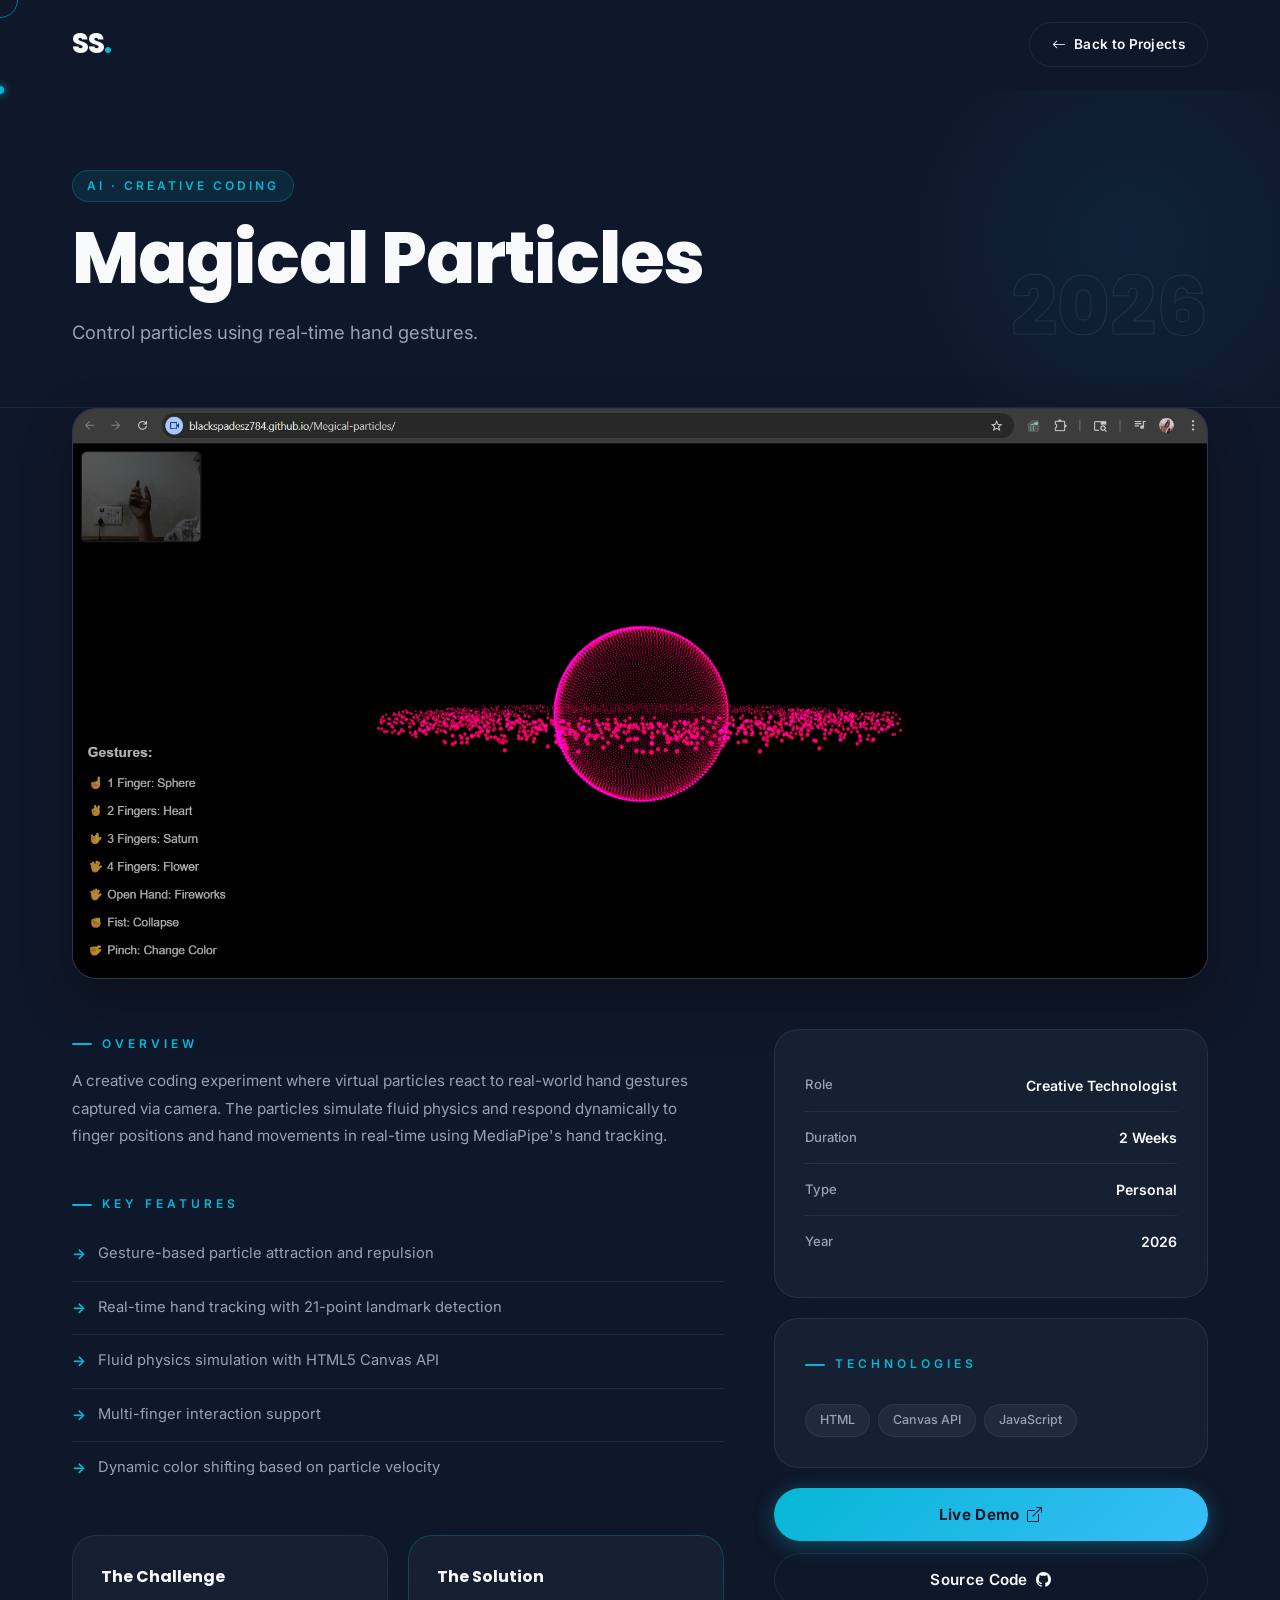
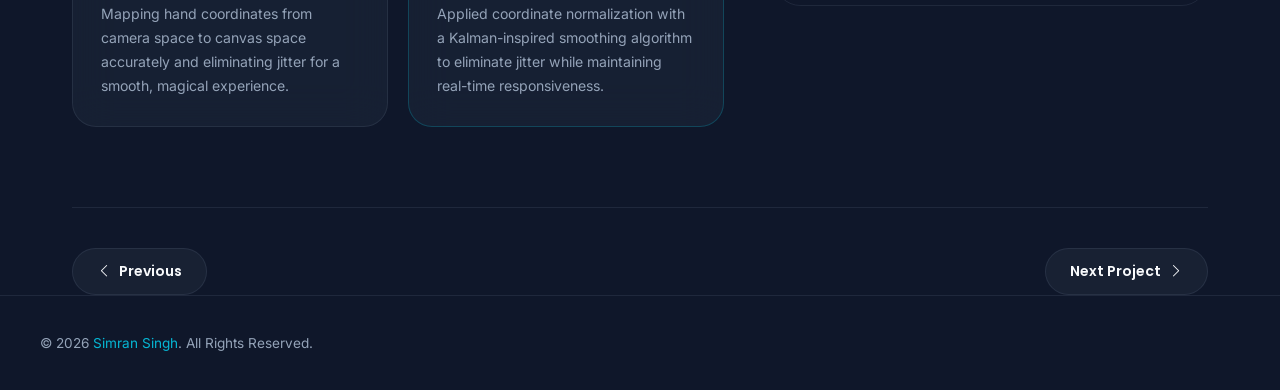
<file: project4.html>
<!DOCTYPE html>
<html lang="en">
<head>
  <meta charset="UTF-8" />
  <meta name="viewport" content="width=device-width, initial-scale=1.0" />
  <title>Magical Particles — Simran Singh</title>
  <link rel="icon" type="image/svg+xml" href="./favicon.svg" />
  <link rel="preconnect" href="https://fonts.googleapis.com" />
  <link rel="preconnect" href="https://fonts.gstatic.com" crossorigin />
  <link href="https://fonts.googleapis.com/css2?family=Inter:wght@400;500;600&family=Poppins:wght@700;800&display=swap" rel="stylesheet" />
  <link href="https://cdn.jsdelivr.net/npm/bootstrap-icons@1.11.3/font/bootstrap-icons.min.css" rel="stylesheet" />
  <link rel="stylesheet" href="./style.css" />
</head>
<body class="proj-page-body">
  <div id="loader"><div class="loader-inner"><span class="loader-text">SIMRAN SINGH</span><div class="loader-bar"></div></div></div>
  <div id="cursor"></div>
  <div id="cursor-follower"></div>

  <nav class="navbar" id="mainNav">
    <div class="nav-container">
      <a class="brand-logo" href="index.html">SS<span>.</span></a>
      <a href="index.html#projects" class="btn-outline" style="padding:10px 22px;font-size:0.85rem;">
        <i class="bi bi-arrow-left"></i> Back to Projects
      </a>
    </div>
  </nav>

  <header class="proj-header">
    <div class="container-xl">
      <div style="display:grid;grid-template-columns:1fr auto;gap:40px;align-items:flex-end;">
        <div>
          <span class="proj-category-tag">AI · Creative Coding</span>
          <h1 class="proj-hero-title">Magical Particles</h1>
          <p class="proj-hero-tagline">Control particles using real-time hand gestures.</p>
        </div>
        <div class="proj-year-display">2026</div>
      </div>
    </div>
  </header>

  <main class="container-xl section-pad-sm">
    <div class="project-main-image-wrap reveal">
      <img src="Pictures/Magical Partical.png" alt="Magical Particles Interaction" class="project-main-image">
    </div>


    <div style="display:grid;grid-template-columns:1.5fr 1fr;gap:50px;align-items:start;">
      <div>
        <section class="reveal" style="margin-bottom:40px;">
          <span class="section-label">Overview</span>
          <p class="proj-detail-text">A creative coding experiment where virtual particles react to real-world hand gestures captured via camera. The particles simulate fluid physics and respond dynamically to finger positions and hand movements in real-time using MediaPipe's hand tracking.</p>
        </section>
        <section class="reveal" style="margin-bottom:40px;">
          <span class="section-label">Key Features</span>
          <ul class="feature-list">
            <li>Gesture-based particle attraction and repulsion</li>
            <li>Real-time hand tracking with 21-point landmark detection</li>
            <li>Fluid physics simulation with HTML5 Canvas API</li>
            <li>Multi-finger interaction support</li>
            <li>Dynamic color shifting based on particle velocity</li>
          </ul>
        </section>
        <div style="display:grid;grid-template-columns:1fr 1fr;gap:20px;" class="reveal">
          <div class="glass-card challenge-card">
            <h4>The Challenge</h4>
            <p>Mapping hand coordinates from camera space to canvas space accurately and eliminating jitter for a smooth, magical experience.</p>
          </div>
          <div class="glass-card challenge-card border-accent">
            <h4>The Solution</h4>
            <p>Applied coordinate normalization with a Kalman-inspired smoothing algorithm to eliminate jitter while maintaining real-time responsiveness.</p>
          </div>
        </div>
      </div>

      <div class="sticky-sidebar">
        <div class="glass-card meta-card reveal" style="margin-bottom:20px;">
          <div class="meta-item"><span class="meta-label">Role</span><span class="meta-value">Creative Technologist</span></div>
          <div class="meta-item"><span class="meta-label">Duration</span><span class="meta-value">2 Weeks</span></div>
          <div class="meta-item"><span class="meta-label">Type</span><span class="meta-value">Personal</span></div>
          <div class="meta-item"><span class="meta-label">Year</span><span class="meta-value">2026</span></div>
        </div>
        <div class="glass-card meta-card reveal reveal-delay-1" style="margin-bottom:20px;">
          <span class="section-label" style="margin-bottom:14px;">Technologies</span>
          <div class="tech-tags-row">
            <span class="tech-tag">HTML</span>
            <span class="tech-tag">Canvas API</span>
            <span class="tech-tag">JavaScript</span>
          </div>
        </div>
        <div style="display:flex;flex-direction:column;gap:12px;" class="reveal reveal-delay-2">
          <a href="https://blackspadesz784.github.io/Megical-particles/" class="btn-primary" style="justify-content:center;" target="_blank">Live Demo <i class="bi bi-box-arrow-up-right"></i></a>
          <a href="https://github.com/blackspadesz784/Megical-particles" class="btn-outline" style="justify-content:center;" target="_blank">Source Code <i class="bi bi-github"></i></a>
        </div>
      </div>
    </div>

    <div class="proj-nav-footer">
      <div style="display:flex;justify-content:space-between;align-items:center;">
        <button class="btn-nav" onclick="window.location.href='project3.html'"><i class="bi bi-chevron-left"></i> Previous</button>
        <button class="btn-nav" onclick="window.location.href='project5.html'">Next Project <i class="bi bi-chevron-right"></i></button>
      </div>
    </div>
  </main>

  <footer><div class="footer-inner">
    <p class="footer-text">&copy; 2026 <span>Simran Singh</span>. All Rights Reserved.</p>
  </div></footer>

  <button id="scrollTop" aria-label="Scroll to top"><i class="bi bi-chevron-up"></i></button>
  <script src="./script.js"></script>
  <style>
    @media (max-width: 768px) {
      main > div[style*="grid-template-columns:1.5fr"] { grid-template-columns: 1fr !important; }
      main > div[style*="grid-template-columns:1fr 1fr"] { grid-template-columns: 1fr !important; }
    }
  </style>
</body>
</html>
</file>
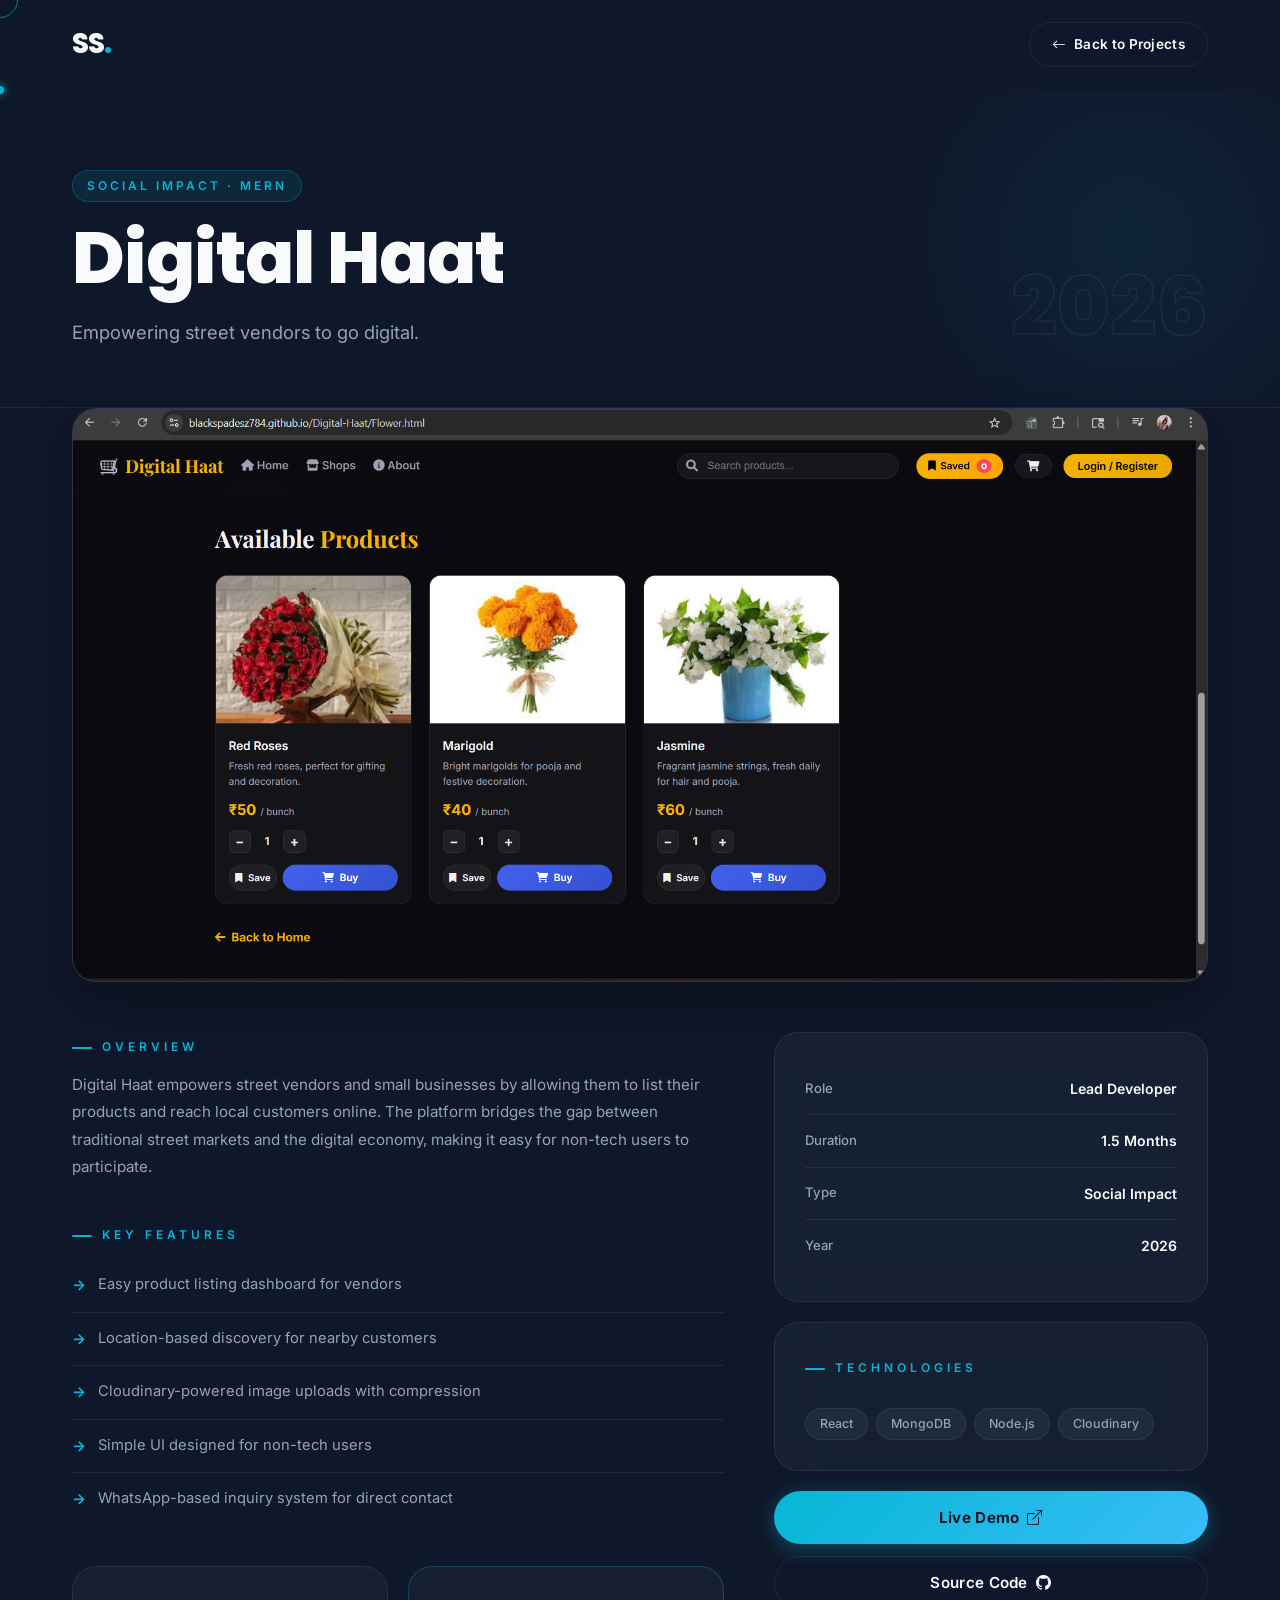
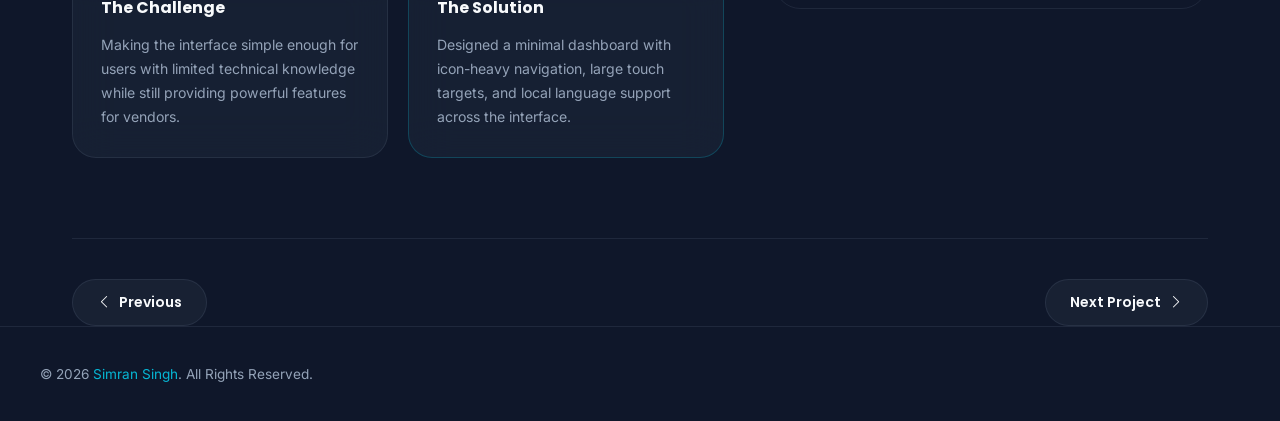
<file: project5.html>
<!DOCTYPE html>
<html lang="en">
<head>
  <meta charset="UTF-8" />
  <meta name="viewport" content="width=device-width, initial-scale=1.0" />
  <title>Digital Haat — Simran Singh</title>
  <link rel="icon" type="image/svg+xml" href="./favicon.svg" />
  <link rel="preconnect" href="https://fonts.googleapis.com" />
  <link rel="preconnect" href="https://fonts.gstatic.com" crossorigin />
  <link href="https://fonts.googleapis.com/css2?family=Inter:wght@400;500;600&family=Poppins:wght@700;800&display=swap" rel="stylesheet" />
  <link href="https://cdn.jsdelivr.net/npm/bootstrap-icons@1.11.3/font/bootstrap-icons.min.css" rel="stylesheet" />
  <link rel="stylesheet" href="./style.css" />
</head>
<body class="proj-page-body">
  <div id="loader"><div class="loader-inner"><span class="loader-text">SIMRAN SINGH</span><div class="loader-bar"></div></div></div>
  <div id="cursor"></div>
  <div id="cursor-follower"></div>

  <nav class="navbar" id="mainNav">
    <div class="nav-container">
      <a class="brand-logo" href="index.html">SS<span>.</span></a>
      <a href="index.html#projects" class="btn-outline" style="padding:10px 22px;font-size:0.85rem;">
        <i class="bi bi-arrow-left"></i> Back to Projects
      </a>
    </div>
  </nav>

  <header class="proj-header">
    <div class="container-xl">
      <div style="display:grid;grid-template-columns:1fr auto;gap:40px;align-items:flex-end;">
        <div>
          <span class="proj-category-tag">Social Impact · MERN</span>
          <h1 class="proj-hero-title">Digital Haat</h1>
          <p class="proj-hero-tagline">Empowering street vendors to go digital.</p>
        </div>
        <div class="proj-year-display">2026</div>
      </div>
    </div>
  </header>

  <main class="container-xl section-pad-sm">
    <div class="project-main-image-wrap reveal">
      <img src="Pictures/Digital Haat.png" alt="Digital Haat Marketplace" class="project-main-image">
    </div>


    <div style="display:grid;grid-template-columns:1.5fr 1fr;gap:50px;align-items:start;">
      <div>
        <section class="reveal" style="margin-bottom:40px;">
          <span class="section-label">Overview</span>
          <p class="proj-detail-text">Digital Haat empowers street vendors and small businesses by allowing them to list their products and reach local customers online. The platform bridges the gap between traditional street markets and the digital economy, making it easy for non-tech users to participate.</p>
        </section>
        <section class="reveal" style="margin-bottom:40px;">
          <span class="section-label">Key Features</span>
          <ul class="feature-list">
            <li>Easy product listing dashboard for vendors</li>
            <li>Location-based discovery for nearby customers</li>
            <li>Cloudinary-powered image uploads with compression</li>
            <li>Simple UI designed for non-tech users</li>
            <li>WhatsApp-based inquiry system for direct contact</li>
          </ul>
        </section>
        <div style="display:grid;grid-template-columns:1fr 1fr;gap:20px;" class="reveal">
          <div class="glass-card challenge-card">
            <h4>The Challenge</h4>
            <p>Making the interface simple enough for users with limited technical knowledge while still providing powerful features for vendors.</p>
          </div>
          <div class="glass-card challenge-card border-accent">
            <h4>The Solution</h4>
            <p>Designed a minimal dashboard with icon-heavy navigation, large touch targets, and local language support across the interface.</p>
          </div>
        </div>
      </div>

      <div class="sticky-sidebar">
        <div class="glass-card meta-card reveal" style="margin-bottom:20px;">
          <div class="meta-item"><span class="meta-label">Role</span><span class="meta-value">Lead Developer</span></div>
          <div class="meta-item"><span class="meta-label">Duration</span><span class="meta-value">1.5 Months</span></div>
          <div class="meta-item"><span class="meta-label">Type</span><span class="meta-value">Social Impact</span></div>
          <div class="meta-item"><span class="meta-label">Year</span><span class="meta-value">2026</span></div>
        </div>
        <div class="glass-card meta-card reveal reveal-delay-1" style="margin-bottom:20px;">
          <span class="section-label" style="margin-bottom:14px;">Technologies</span>
          <div class="tech-tags-row">
            <span class="tech-tag">React</span>
            <span class="tech-tag">MongoDB</span>
            <span class="tech-tag">Node.js</span>
            <span class="tech-tag">Cloudinary</span>
          </div>
        </div>
        <div style="display:flex;flex-direction:column;gap:12px;" class="reveal reveal-delay-2">
          <a href="https://blackspadesz784.github.io/Digital-Haat/" class="btn-primary" style="justify-content:center;" target="_blank">Live Demo <i class="bi bi-box-arrow-up-right"></i></a>
          <a href="https://github.com/blackspadesz784/Digital-Haat" class="btn-outline" style="justify-content:center;" target="_blank">Source Code <i class="bi bi-github"></i></a>
        </div>
      </div>
    </div>

    <div class="proj-nav-footer">
      <div style="display:flex;justify-content:space-between;align-items:center;">
        <button class="btn-nav" onclick="window.location.href='project4.html'"><i class="bi bi-chevron-left"></i> Previous</button>
        <button class="btn-nav" onclick="window.location.href='project6.html'">Next Project <i class="bi bi-chevron-right"></i></button>
      </div>
    </div>
  </main>

  <footer><div class="footer-inner">
    <p class="footer-text">&copy; 2026 <span>Simran Singh</span>. All Rights Reserved.</p>
  </div></footer>

  <button id="scrollTop" aria-label="Scroll to top"><i class="bi bi-chevron-up"></i></button>
  <script src="./script.js"></script>
  <style>
    @media (max-width: 768px) {
      main > div[style*="grid-template-columns:1.5fr"] { grid-template-columns: 1fr !important; }
      main > div[style*="grid-template-columns:1fr 1fr"] { grid-template-columns: 1fr !important; }
    }
  </style>
</body>
</html>
</file>
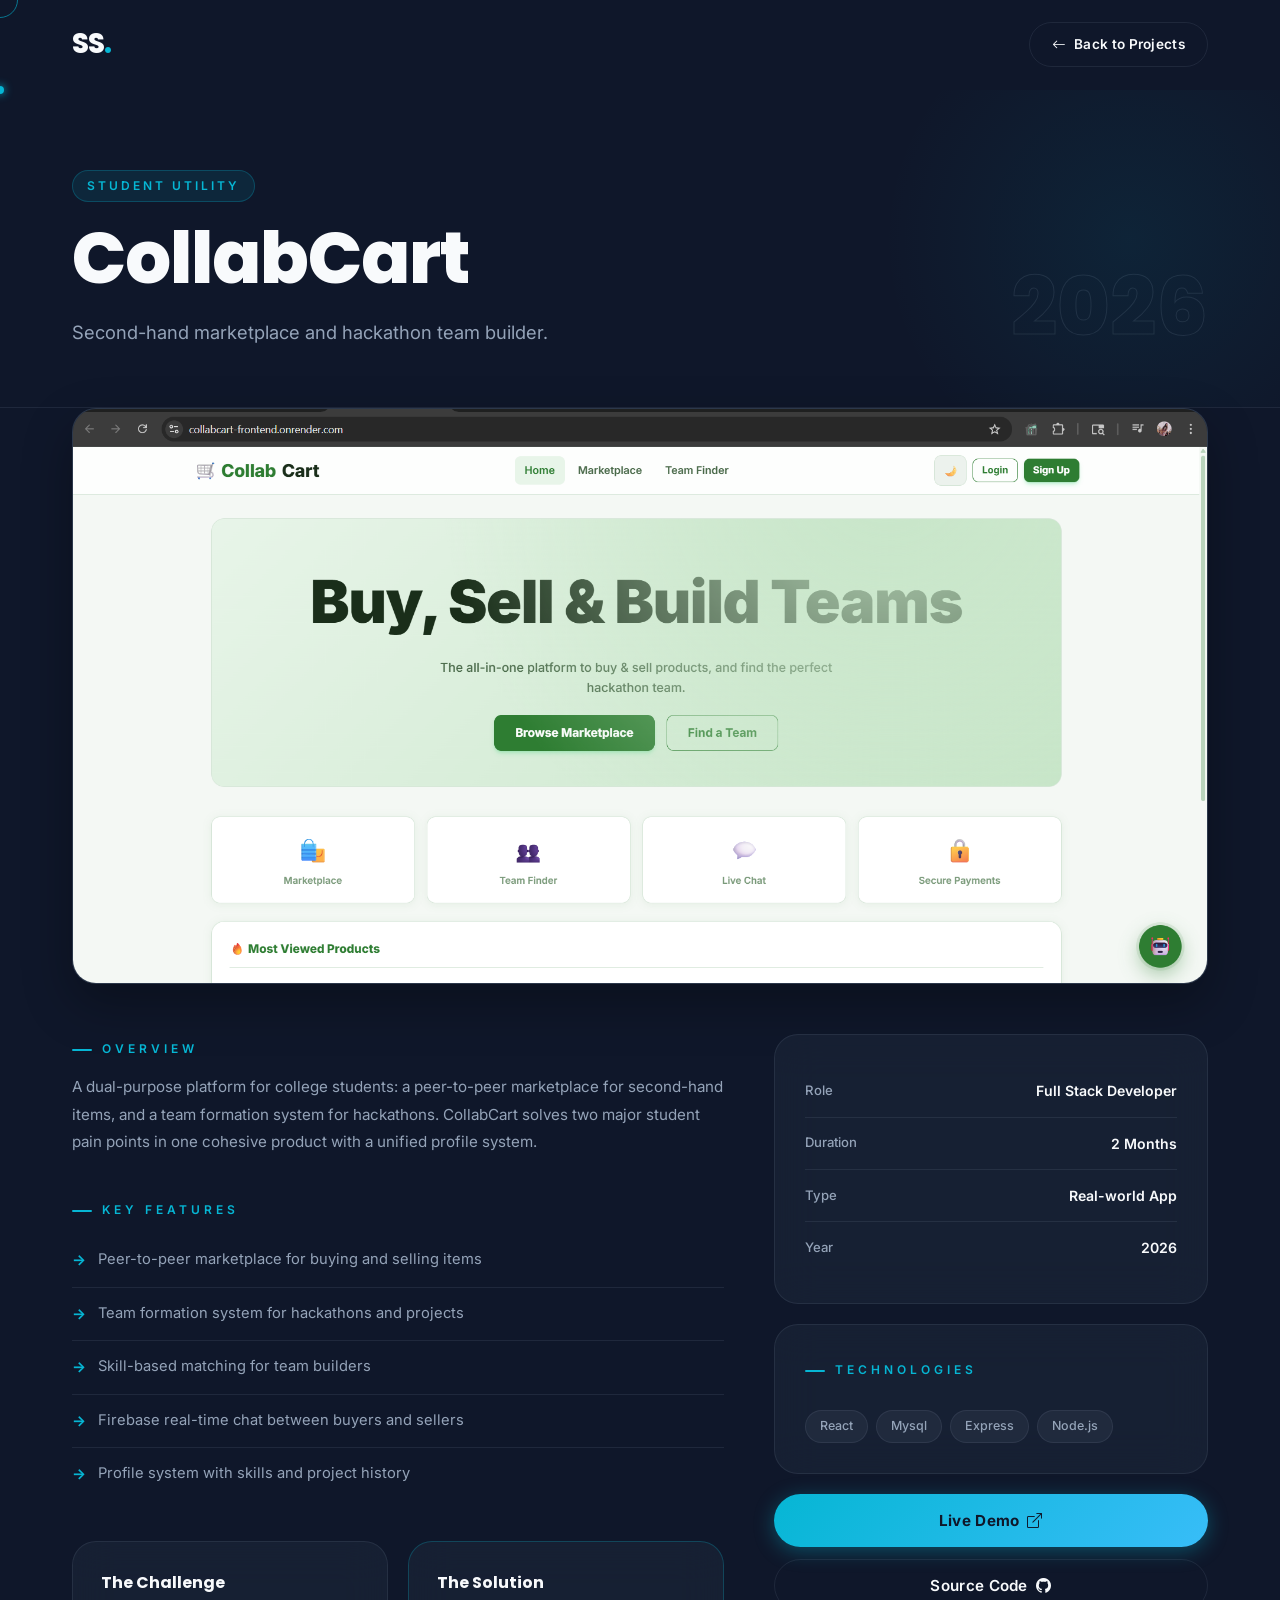
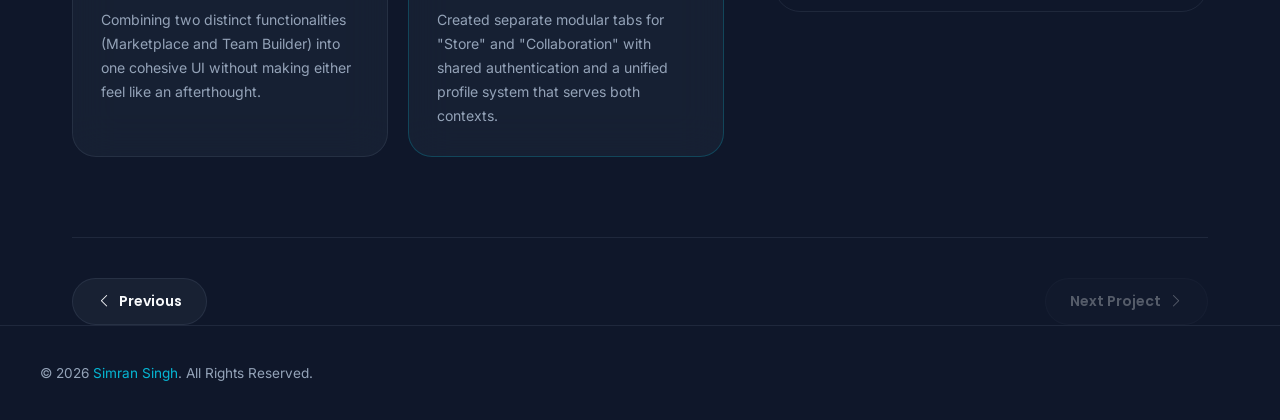
<file: project6.html>
<!DOCTYPE html>
<html lang="en">
<head>
  <meta charset="UTF-8" />
  <meta name="viewport" content="width=device-width, initial-scale=1.0" />
  <title>CollabCart — Simran Singh</title>
  <link rel="icon" type="image/svg+xml" href="./favicon.svg" />
  <link rel="preconnect" href="https://fonts.googleapis.com" />
  <link rel="preconnect" href="https://fonts.gstatic.com" crossorigin />
  <link href="https://fonts.googleapis.com/css2?family=Inter:wght@400;500;600&family=Poppins:wght@700;800&display=swap" rel="stylesheet" />
  <link href="https://cdn.jsdelivr.net/npm/bootstrap-icons@1.11.3/font/bootstrap-icons.min.css" rel="stylesheet" />
  <link rel="stylesheet" href="./style.css" />
</head>
<body class="proj-page-body">
  <div id="loader"><div class="loader-inner"><span class="loader-text">SIMRAN SINGH</span><div class="loader-bar"></div></div></div>
  <div id="cursor"></div>
  <div id="cursor-follower"></div>

  <nav class="navbar" id="mainNav">
    <div class="nav-container">
      <a class="brand-logo" href="index.html">SS<span>.</span></a>
      <a href="index.html#projects" class="btn-outline" style="padding:10px 22px;font-size:0.85rem;">
        <i class="bi bi-arrow-left"></i> Back to Projects
      </a>
    </div>
  </nav>

  <header class="proj-header">
    <div class="container-xl">
      <div style="display:grid;grid-template-columns:1fr auto;gap:40px;align-items:flex-end;">
        <div>
          <span class="proj-category-tag">Student Utility</span>
          <h1 class="proj-hero-title">CollabCart</h1>
          <p class="proj-hero-tagline">Second-hand marketplace and hackathon team builder.</p>
        </div>
        <div class="proj-year-display">2026</div>
      </div>
    </div>
  </header>

  <main class="container-xl section-pad-sm">
    <div class="project-main-image-wrap reveal">
      <img src="Pictures/CollabCart.png" alt="CollabCart Platform" class="project-main-image">
    </div>


    <div style="display:grid;grid-template-columns:1.5fr 1fr;gap:50px;align-items:start;">
      <div>
        <section class="reveal" style="margin-bottom:40px;">
          <span class="section-label">Overview</span>
          <p class="proj-detail-text">A dual-purpose platform for college students: a peer-to-peer marketplace for second-hand items, and a team formation system for hackathons. CollabCart solves two major student pain points in one cohesive product with a unified profile system.</p>
        </section>
        <section class="reveal" style="margin-bottom:40px;">
          <span class="section-label">Key Features</span>
          <ul class="feature-list">
            <li>Peer-to-peer marketplace for buying and selling items</li>
            <li>Team formation system for hackathons and projects</li>
            <li>Skill-based matching for team builders</li>
            <li>Firebase real-time chat between buyers and sellers</li>
            <li>Profile system with skills and project history</li>
          </ul>
        </section>
        <div style="display:grid;grid-template-columns:1fr 1fr;gap:20px;" class="reveal">
          <div class="glass-card challenge-card">
            <h4>The Challenge</h4>
            <p>Combining two distinct functionalities (Marketplace and Team Builder) into one cohesive UI without making either feel like an afterthought.</p>
          </div>
          <div class="glass-card challenge-card border-accent">
            <h4>The Solution</h4>
            <p>Created separate modular tabs for "Store" and "Collaboration" with shared authentication and a unified profile system that serves both contexts.</p>
          </div>
        </div>
      </div>

      <div class="sticky-sidebar">
        <div class="glass-card meta-card reveal" style="margin-bottom:20px;">
          <div class="meta-item"><span class="meta-label">Role</span><span class="meta-value">Full Stack Developer</span></div>
          <div class="meta-item"><span class="meta-label">Duration</span><span class="meta-value">2 Months</span></div>
          <div class="meta-item"><span class="meta-label">Type</span><span class="meta-value">Real-world App</span></div>
          <div class="meta-item"><span class="meta-label">Year</span><span class="meta-value">2026</span></div>
        </div>
        <div class="glass-card meta-card reveal reveal-delay-1" style="margin-bottom:20px;">
          <span class="section-label" style="margin-bottom:14px;">Technologies</span>
          <div class="tech-tags-row">
            <span class="tech-tag">React</span>
            <span class="tech-tag">Mysql</span>
            <span class="tech-tag">Express</span>
            <span class="tech-tag">Node.js</span>
          </div>
        </div>
        <div style="display:flex;flex-direction:column;gap:12px;" class="reveal reveal-delay-2">
          <a href="https://collabcart-frontend.onrender.com" class="btn-primary" style="justify-content:center;" target="_blank">Live Demo <i class="bi bi-box-arrow-up-right"></i></a>
          <a href="https://github.com/blackspadesz784/CollabCart" class="btn-outline" style="justify-content:center;" target="_blank">Source Code <i class="bi bi-github"></i></a>
        </div>
      </div>
    </div>

    <div class="proj-nav-footer">
      <div style="display:flex;justify-content:space-between;align-items:center;">
        <button class="btn-nav" onclick="window.location.href='project5.html'"><i class="bi bi-chevron-left"></i> Previous</button>
        <button class="btn-nav" disabled>Next Project <i class="bi bi-chevron-right"></i></button>
      </div>
    </div>
  </main>

  <footer><div class="footer-inner">
    <p class="footer-text">&copy; 2026 <span>Simran Singh</span>. All Rights Reserved.</p>
  </div></footer>

  <button id="scrollTop" aria-label="Scroll to top"><i class="bi bi-chevron-up"></i></button>
  <script src="./script.js"></script>
  <style>
    @media (max-width: 768px) {
      main > div[style*="grid-template-columns:1.5fr"] { grid-template-columns: 1fr !important; }
      main > div[style*="grid-template-columns:1fr 1fr"] { grid-template-columns: 1fr !important; }
    }
  </style>
</body>
</html>
</file>
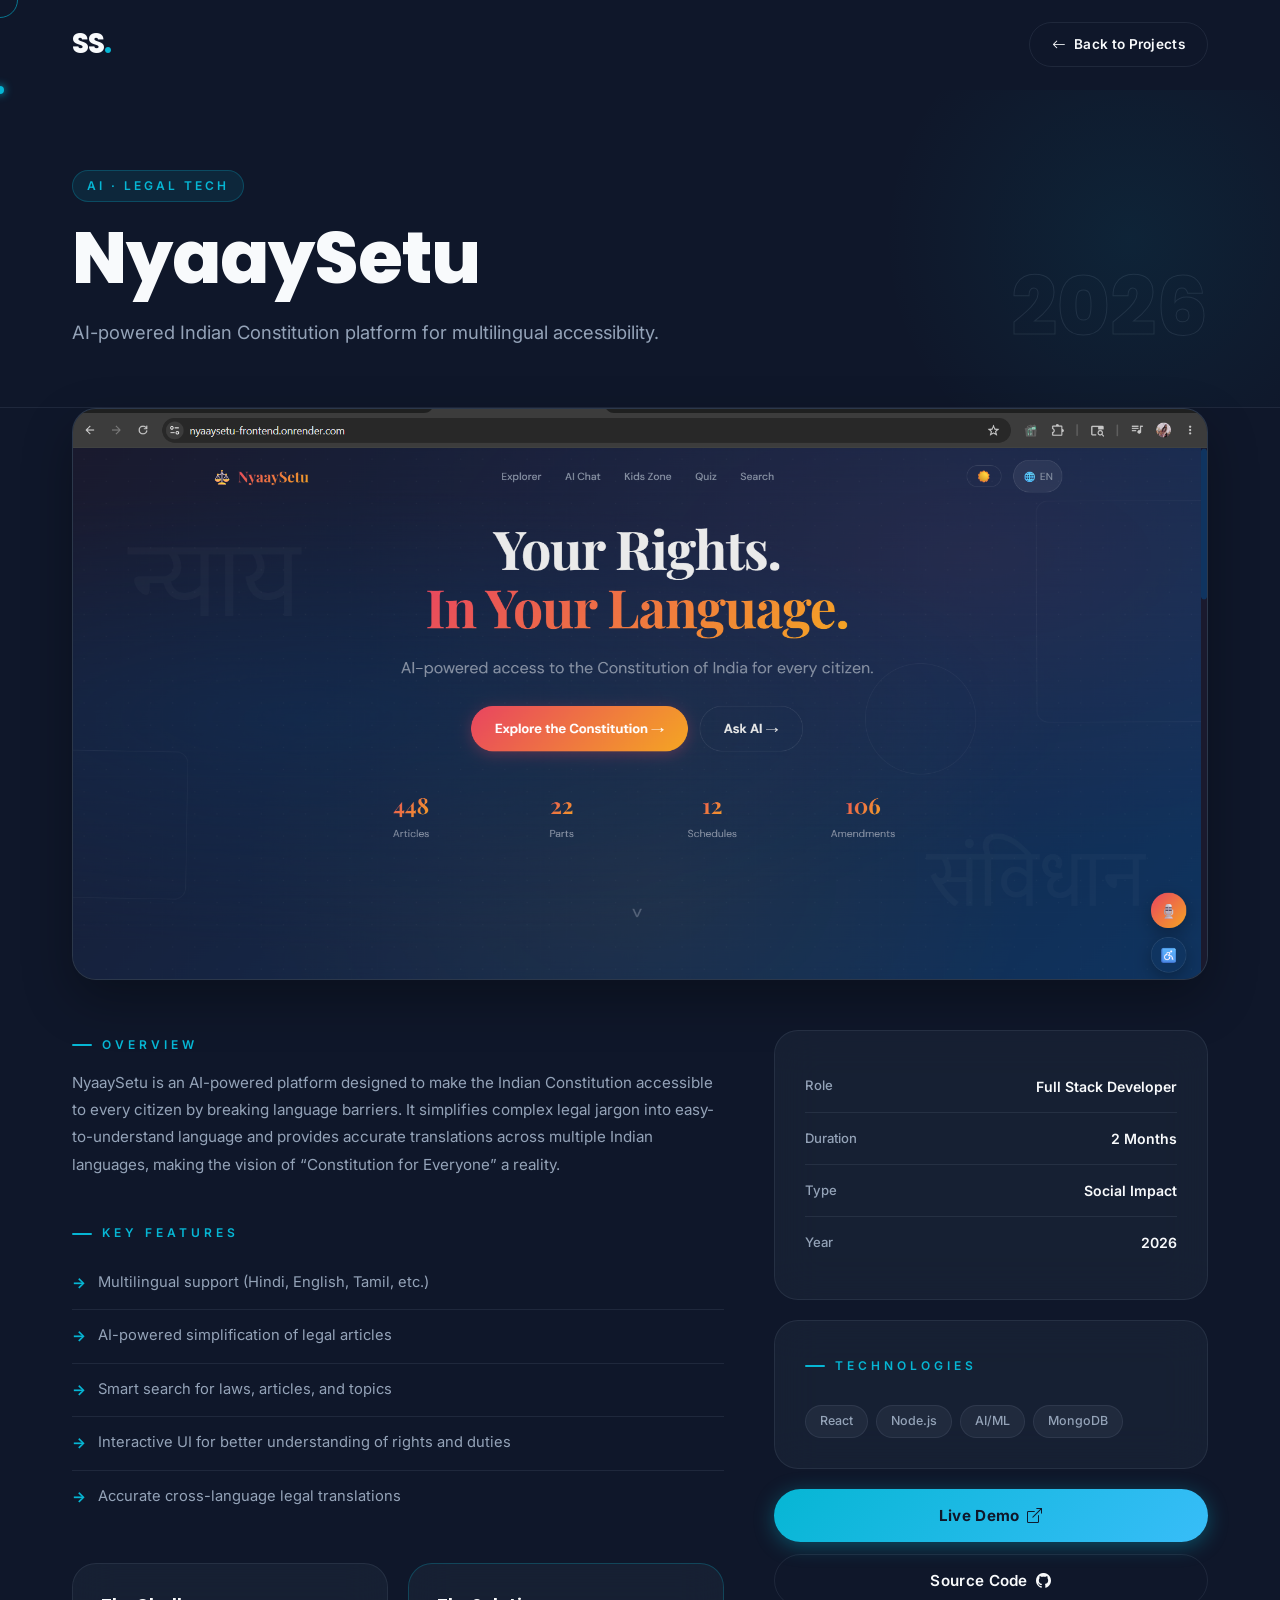
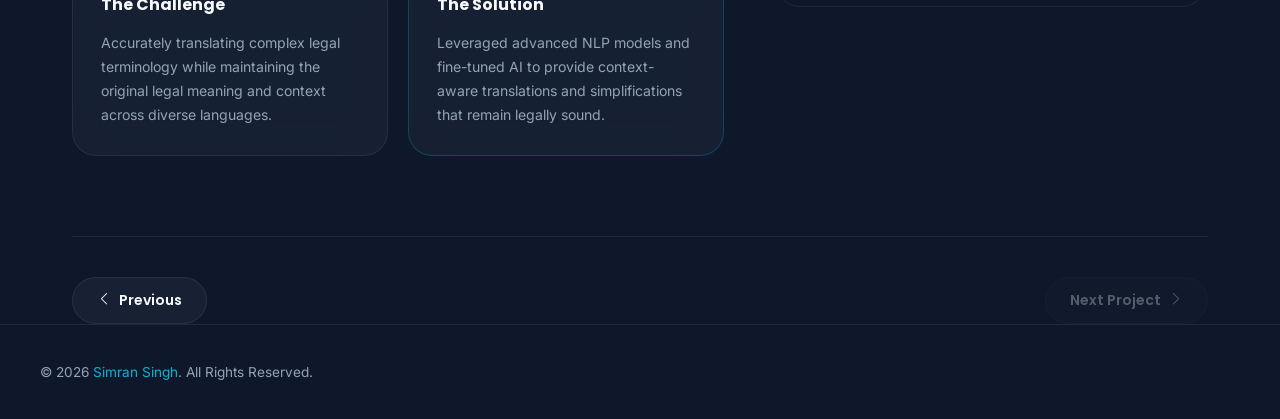
<file: project7.html>
<!DOCTYPE html>
<html lang="en">
<head>
  <meta charset="UTF-8" />
  <meta name="viewport" content="width=device-width, initial-scale=1.0" />
  <title>NyaaySetu — Simran Singh</title>
  <link rel="icon" type="image/svg+xml" href="./favicon.svg" />
  <link rel="preconnect" href="https://fonts.googleapis.com" />
  <link rel="preconnect" href="https://fonts.gstatic.com" crossorigin />
  <link href="https://fonts.googleapis.com/css2?family=Inter:wght@400;500;600&family=Poppins:wght@700;800&display=swap" rel="stylesheet" />
  <link href="https://cdn.jsdelivr.net/npm/bootstrap-icons@1.11.3/font/bootstrap-icons.min.css" rel="stylesheet" />
  <link rel="stylesheet" href="./style.css" />
</head>
<body class="proj-page-body">
  <div id="loader"><div class="loader-inner"><span class="loader-text">SIMRAN SINGH</span><div class="loader-bar"></div></div></div>
  <div id="cursor"></div>
  <div id="cursor-follower"></div>

  <nav class="navbar" id="mainNav">
    <div class="nav-container">
      <a class="brand-logo" href="index.html">SS<span>.</span></a>
      <a href="index.html#projects" class="btn-outline" style="padding:10px 22px;font-size:0.85rem;">
        <i class="bi bi-arrow-left"></i> Back to Projects
      </a>
    </div>
  </nav>

  <header class="proj-header">
    <div class="container-xl">
      <div style="display:grid;grid-template-columns:1fr auto;gap:40px;align-items:flex-end;">
        <div>
          <span class="proj-category-tag">AI · Legal Tech</span>
          <h1 class="proj-hero-title">NyaaySetu</h1>
          <p class="proj-hero-tagline">AI-powered Indian Constitution platform for multilingual accessibility.</p>
        </div>
        <div class="proj-year-display">2026</div>
      </div>
    </div>
  </header>

  <main class="container-xl section-pad-sm">
    <div class="project-main-image-wrap reveal">
      <img src="Pictures/NyaaySetu.png" alt="NyaaySetu Platform" class="project-main-image">
    </div>

    <div style="display:grid;grid-template-columns:1.5fr 1fr;gap:50px;align-items:start;">
      <div>
        <section class="reveal" style="margin-bottom:40px;">
          <span class="section-label">Overview</span>
          <p class="proj-detail-text">NyaaySetu is an AI-powered platform designed to make the Indian Constitution accessible to every citizen by breaking language barriers. It simplifies complex legal jargon into easy-to-understand language and provides accurate translations across multiple Indian languages, making the vision of “Constitution for Everyone” a reality.</p>
        </section>
        <section class="reveal" style="margin-bottom:40px;">
          <span class="section-label">Key Features</span>
          <ul class="feature-list">
            <li>Multilingual support (Hindi, English, Tamil, etc.)</li>
            <li>AI-powered simplification of legal articles</li>
            <li>Smart search for laws, articles, and topics</li>
            <li>Interactive UI for better understanding of rights and duties</li>
            <li>Accurate cross-language legal translations</li>
          </ul>
        </section>
        <div style="display:grid;grid-template-columns:1fr 1fr;gap:20px;" class="reveal">
          <div class="glass-card challenge-card">
            <h4>The Challenge</h4>
            <p>Accurately translating complex legal terminology while maintaining the original legal meaning and context across diverse languages.</p>
          </div>
          <div class="glass-card challenge-card border-accent">
            <h4>The Solution</h4>
            <p>Leveraged advanced NLP models and fine-tuned AI to provide context-aware translations and simplifications that remain legally sound.</p>
          </div>
        </div>
      </div>

      <div class="sticky-sidebar">
        <div class="glass-card meta-card reveal" style="margin-bottom:20px;">
          <div class="meta-item"><span class="meta-label">Role</span><span class="meta-value">Full Stack Developer</span></div>
          <div class="meta-item"><span class="meta-label">Duration</span><span class="meta-value">2 Months</span></div>
          <div class="meta-item"><span class="meta-label">Type</span><span class="meta-value">Social Impact</span></div>
          <div class="meta-item"><span class="meta-label">Year</span><span class="meta-value">2026</span></div>
        </div>
        <div class="glass-card meta-card reveal reveal-delay-1" style="margin-bottom:20px;">
          <span class="section-label" style="margin-bottom:14px;">Technologies</span>
          <div class="tech-tags-row">
            <span class="tech-tag">React</span>
            <span class="tech-tag">Node.js</span>
            <span class="tech-tag">AI/ML</span>
            <span class="tech-tag">MongoDB</span>
          </div>
        </div>
        <div style="display:flex;flex-direction:column;gap:12px;" class="reveal reveal-delay-2">
          <a href="https://nyaaysetu-frontend.onrender.com/" class="btn-primary" style="justify-content:center;" target="_blank">Live Demo <i class="bi bi-box-arrow-up-right"></i></a>
          <a href="https://github.com/blackspadesz784/NyaaySetu" class="btn-outline" style="justify-content:center;" target="_blank">Source Code <i class="bi bi-github"></i></a>
        </div>
      </div>
    </div>

    <div class="proj-nav-footer">
      <div style="display:flex;justify-content:space-between;align-items:center;">
        <button class="btn-nav" onclick="window.location.href='project6.html'"><i class="bi bi-chevron-left"></i> Previous</button>
        <button class="btn-nav" disabled>Next Project <i class="bi bi-chevron-right"></i></button>
      </div>
    </div>
  </main>

  <footer><div class="footer-inner">
    <p class="footer-text">&copy; 2026 <span>Simran Singh</span>. All Rights Reserved.</p>
  </div></footer>

  <button id="scrollTop" aria-label="Scroll to top"><i class="bi bi-chevron-up"></i></button>
  <script src="./script.js"></script>
  <style>
    @media (max-width: 768px) {
      main > div[style*="grid-template-columns:1.5fr"] { grid-template-columns: 1fr !important; }
      main > div[style*="grid-template-columns:1fr 1fr"] { grid-template-columns: 1fr !important; }
    }
  </style>
</body>
</html>
</file>
<file: style.css>
/* =============================================
   VARIABLES & RESET
   ============================================= */
:root {
  --bg: #0F172A;
  --bg-elevated: #1E293B;
  --accent: #06B6D4;
  --accent2: #38BDF8;
  --accent-glow: rgba(6, 182, 212, 0.35);
  --text: #F8FAFC;
  --muted: #94A3B8;
  --border: rgba(148, 163, 184, 0.12);
  --glass: rgba(30, 41, 59, 0.55);
  --glass-light: rgba(30, 41, 59, 0.35);
  --radius: 16px;
  --radius-lg: 24px;
  --transition: all 0.4s cubic-bezier(0.16, 1, 0.3, 1);
  --shadow-glow: 0 0 40px rgba(6, 182, 212, 0.15);
}

*, *::before, *::after { margin: 0; padding: 0; box-sizing: border-box; }

html { scroll-behavior: smooth; }

body {
  background-color: var(--bg);
  color: var(--text);
  font-family: 'Inter', sans-serif;
  overflow-x: hidden;
  line-height: 1.65;
}

h1, h2, h3, h4, h5, .brand-logo { font-family: 'Poppins', sans-serif; font-weight: 700; }

a { text-decoration: none; }

img { max-width: 100%; display: block; }

/* =============================================
   CUSTOM SCROLLBAR
   ============================================= */
::-webkit-scrollbar { width: 6px; }
::-webkit-scrollbar-track { background: var(--bg); }
::-webkit-scrollbar-thumb { background: var(--accent); border-radius: 3px; }
::-webkit-scrollbar-thumb:hover { background: var(--accent2); }

/* =============================================
   LOADER
   ============================================= */
#loader {
  position: fixed;
  inset: 0;
  background: var(--bg);
  z-index: 99999;
  display: flex;
  align-items: center;
  justify-content: center;
  transition: opacity 0.7s ease, visibility 0.7s ease;
}

#loader.hidden { opacity: 0; visibility: hidden; }

.loader-inner {
  display: flex;
  flex-direction: column;
  align-items: center;
  gap: 20px;
}

.loader-text {
  font-family: 'Poppins', sans-serif;
  font-size: clamp(1.2rem, 4vw, 2rem);
  font-weight: 800;
  letter-spacing: 8px;
  color: var(--accent);
  text-shadow: 0 0 30px var(--accent-glow);
  animation: loaderPulse 1.4s ease-in-out infinite;
}

.loader-bar {
  width: 200px;
  height: 2px;
  background: var(--border);
  border-radius: 2px;
  overflow: hidden;
}

.loader-bar::after {
  content: '';
  display: block;
  height: 100%;
  width: 40%;
  background: var(--accent);
  border-radius: 2px;
  animation: loaderSlide 1.2s ease-in-out infinite;
  box-shadow: 0 0 10px var(--accent);
}

@keyframes loaderPulse {
  0%, 100% { opacity: 0.6; }
  50% { opacity: 1; }
}

@keyframes loaderSlide {
  0% { transform: translateX(-100%); }
  100% { transform: translateX(350%); }
}

/* =============================================
   CUSTOM CURSOR
   ============================================= */
#cursor, #cursor-follower {
  position: fixed;
  border-radius: 50%;
  pointer-events: none;
  z-index: 99998;
  transition: transform 0.08s linear;
}

#cursor {
  width: 8px;
  height: 8px;
  background: var(--accent);
  transform: translate(-50%, -50%);
  box-shadow: 0 0 8px var(--accent);
}

#cursor-follower {
  width: 36px;
  height: 36px;
  border: 1.5px solid rgba(6, 182, 212, 0.6);
  transform: translate(-50%, -50%);
  transition: transform 0.18s ease-out, width 0.3s, height 0.3s, opacity 0.3s;
}

body:hover #cursor-follower { opacity: 1; }

/* =============================================
   SECTION UTILITIES
   ============================================= */
.section-pad { padding: 110px 0; }
.section-pad-sm { padding: 70px 0; }

.section-label {
  display: inline-block;
  color: var(--accent);
  font-size: 0.75rem;
  font-weight: 600;
  letter-spacing: 4px;
  text-transform: uppercase;
  margin-bottom: 14px;
  position: relative;
}

.section-label::before {
  content: '';
  display: inline-block;
  width: 20px;
  height: 2px;
  background: var(--accent);
  vertical-align: middle;
  margin-right: 10px;
  border-radius: 1px;
}

.section-title {
  font-size: clamp(2rem, 5vw, 3.4rem);
  line-height: 1.15;
  margin-bottom: 24px;
  font-weight: 800;
}

.section-title em {
  font-style: normal;
  background: linear-gradient(135deg, var(--accent), var(--accent2));
  -webkit-background-clip: text;
  -webkit-text-fill-color: transparent;
  background-clip: text;
}

.section-body {
  color: var(--muted);
  font-size: 1.05rem;
  line-height: 1.75;
  margin-bottom: 16px;
}

/* =============================================
   GLASS CARD
   ============================================= */
.glass-card {
  background: var(--glass);
  backdrop-filter: blur(20px);
  -webkit-backdrop-filter: blur(20px);
  border: 1px solid var(--border);
  border-radius: var(--radius-lg);
  transition: var(--transition);
}

.glass-card:hover {
  border-color: rgba(6, 182, 212, 0.25);
  box-shadow: var(--shadow-glow);
}

/* =============================================
   BUTTONS
   ============================================= */
.btn-primary {
  display: inline-flex;
  align-items: center;
  gap: 8px;
  background: linear-gradient(135deg, var(--accent), var(--accent2));
  color: #0F172A;
  padding: 14px 32px;
  border-radius: 50px;
  font-weight: 700;
  font-size: 0.95rem;
  border: none;
  cursor: pointer;
  transition: var(--transition);
  box-shadow: 0 4px 20px rgba(6, 182, 212, 0.35);
  letter-spacing: 0.3px;
}

.btn-primary:hover {
  transform: translateY(-3px);
  box-shadow: 0 8px 30px rgba(6, 182, 212, 0.5);
  color: #0F172A;
}

.btn-outline {
  display: inline-flex;
  align-items: center;
  gap: 8px;
  background: transparent;
  color: var(--text);
  padding: 13px 30px;
  border-radius: 50px;
  font-weight: 600;
  font-size: 0.95rem;
  border: 1.5px solid var(--border);
  cursor: pointer;
  transition: var(--transition);
  letter-spacing: 0.3px;
}

.btn-outline:hover {
  border-color: var(--accent);
  color: var(--accent);
  background: rgba(6, 182, 212, 0.06);
  transform: translateY(-3px);
}

/* =============================================
   NAVIGATION
   ============================================= */
.navbar {
  position: fixed;
  top: 0;
  left: 0;
  right: 0;
  z-index: 1000;
  padding: 22px 0;
  transition: var(--transition);
}

.navbar.scrolled {
  background: rgba(15, 23, 42, 0.85);
  backdrop-filter: blur(24px);
  -webkit-backdrop-filter: blur(24px);
  border-bottom: 1px solid var(--border);
  padding: 14px 0;
  box-shadow: 0 4px 30px rgba(0, 0, 0, 0.3);
}

.nav-container {
  max-width: 1200px;
  margin: 0 auto;
  padding: 0 32px;
  display: flex;
  align-items: center;
  justify-content: space-between;
}

.brand-logo {
  font-size: 1.7rem;
  font-weight: 800;
  color: var(--text);
  letter-spacing: -1px;
}

.brand-logo span { color: var(--accent); }

.nav-links {
  display: flex;
  align-items: center;
  gap: 8px;
  list-style: none;
}

.nav-links a {
  color: var(--muted);
  font-weight: 500;
  font-size: 0.9rem;
  padding: 8px 16px;
  border-radius: 8px;
  transition: var(--transition);
  position: relative;
}

.nav-links a::after {
  content: '';
  position: absolute;
  bottom: 4px;
  left: 50%;
  width: 0;
  height: 2px;
  background: var(--accent);
  border-radius: 1px;
  transform: translateX(-50%);
  transition: width 0.3s ease;
}

.nav-links a:hover { color: var(--text); }
.nav-links a:hover::after { width: 60%; }
.nav-links a.active { color: var(--accent); }
.nav-links a.active::after { width: 60%; }

.nav-cta { margin-left: 8px; }

.hamburger {
  display: none;
  flex-direction: column;
  gap: 5px;
  cursor: pointer;
  padding: 4px;
  background: none;
  border: none;
}

.hamburger span {
  display: block;
  width: 24px;
  height: 2px;
  background: var(--text);
  border-radius: 2px;
  transition: var(--transition);
}

.hamburger.open span:nth-child(1) { transform: translateY(7px) rotate(45deg); }
.hamburger.open span:nth-child(2) { opacity: 0; }
.hamburger.open span:nth-child(3) { transform: translateY(-7px) rotate(-45deg); }

/* Mobile nav */
.nav-mobile {
  display: none;
  position: fixed;
  top: 0;
  left: 0;
  right: 0;
  bottom: 0;
  background: rgba(15, 23, 42, 0.97);
  backdrop-filter: blur(20px);
  z-index: 999;
  flex-direction: column;
  align-items: center;
  justify-content: center;
  gap: 32px;
  opacity: 0;
  transition: opacity 0.3s ease;
}

.nav-mobile.open { display: flex; opacity: 1; }

.nav-mobile a {
  color: var(--text);
  font-size: 2rem;
  font-family: 'Poppins', sans-serif;
  font-weight: 700;
  transition: color 0.2s;
}

.nav-mobile a:hover { color: var(--accent); }

.nav-mobile-close {
  position: absolute;
  top: 24px;
  right: 32px;
  font-size: 2rem;
  color: var(--muted);
  cursor: pointer;
  background: none;
  border: none;
  line-height: 1;
}

/* =============================================
   HERO SECTION
   ============================================= */
#hero {
  min-height: 100vh;
  display: flex;
  align-items: center;
  position: relative;
  overflow: hidden;
  padding-top: 90px;
}

.hero-blobs {
  position: absolute;
  inset: 0;
  pointer-events: none;
  z-index: 0;
}

.blob {
  position: absolute;
  border-radius: 50%;
  filter: blur(90px);
  opacity: 0.18;
}

.blob-1 {
  width: 550px;
  height: 550px;
  background: radial-gradient(circle, #06B6D4, #0EA5E9);
  top: -120px;
  right: -100px;
  animation: blobFloat 9s ease-in-out infinite;
}

.blob-2 {
  width: 380px;
  height: 380px;
  background: radial-gradient(circle, #38BDF8, #818CF8);
  bottom: -60px;
  left: 15%;
  animation: blobFloat 11s ease-in-out infinite reverse;
  animation-delay: -3s;
}

.blob-3 {
  width: 300px;
  height: 300px;
  background: radial-gradient(circle, #0EA5E9, #06B6D4);
  top: 40%;
  left: -80px;
  animation: blobFloat 13s ease-in-out infinite;
  animation-delay: -6s;
}

@keyframes blobFloat {
  0%, 100% { transform: translate(0, 0) scale(1); }
  33% { transform: translate(25px, -35px) scale(1.04); }
  66% { transform: translate(-20px, 18px) scale(0.97); }
}

.hero-grid {
  position: absolute;
  inset: 0;
  background-image:
    linear-gradient(rgba(6, 182, 212, 0.03) 1px, transparent 1px),
    linear-gradient(90deg, rgba(6, 182, 212, 0.03) 1px, transparent 1px);
  background-size: 60px 60px;
  pointer-events: none;
}

.hero-content {
  position: relative;
  z-index: 1;
  max-width: 1200px;
  margin: 0 auto;
  padding: 0 32px;
}

.hero-badge {
  display: inline-flex;
  align-items: center;
  gap: 8px;
  background: rgba(6, 182, 212, 0.1);
  border: 1px solid rgba(6, 182, 212, 0.3);
  color: var(--accent);
  font-size: 0.82rem;
  font-weight: 600;
  padding: 6px 16px;
  border-radius: 50px;
  margin-bottom: 28px;
  letter-spacing: 0.5px;
}

.badge-dot {
  width: 7px;
  height: 7px;
  background: #22c55e;
  border-radius: 50%;
  box-shadow: 0 0 8px #22c55e;
  animation: pulseDot 2s ease-in-out infinite;
}

@keyframes pulseDot {
  0%, 100% { box-shadow: 0 0 4px #22c55e; }
  50% { box-shadow: 0 0 14px #22c55e; }
}

.hero-name {
  font-size: clamp(3.2rem, 8vw, 6.5rem);
  line-height: 1.05;
  font-weight: 800;
  letter-spacing: -2px;
  margin-bottom: 12px;
  background: linear-gradient(135deg, #F8FAFC 30%, #94A3B8 100%);
  -webkit-background-clip: text;
  -webkit-text-fill-color: transparent;
  background-clip: text;
}

.hero-role {
  font-size: clamp(1.5rem, 4vw, 2.5rem);
  font-weight: 700;
  margin-bottom: 24px;
  min-height: 1.4em;
}

.typing-text {
  background: linear-gradient(135deg, var(--accent), var(--accent2));
  -webkit-background-clip: text;
  -webkit-text-fill-color: transparent;
  background-clip: text;
}

.cursor-blink {
  display: inline-block;
  width: 3px;
  height: 1em;
  background: var(--accent);
  vertical-align: text-bottom;
  margin-left: 3px;
  animation: blink 1s step-end infinite;
  border-radius: 1px;
}

@keyframes blink { 0%, 100% { opacity: 1; } 50% { opacity: 0; } }

.hero-desc {
  font-size: 1.1rem;
  color: var(--muted);
  max-width: 580px;
  margin-bottom: 40px;
  line-height: 1.8;
}

.hero-actions {
  display: flex;
  align-items: center;
  gap: 16px;
  margin-bottom: 60px;
  flex-wrap: wrap;
}

.hero-stats {
  display: flex;
  align-items: center;
  gap: 40px;
  flex-wrap: wrap;
}

.stat-item { text-align: left; }

.stat-num {
  font-family: 'Poppins', sans-serif;
  font-size: 2.6rem;
  font-weight: 800;
  line-height: 1;
  background: linear-gradient(135deg, var(--accent), var(--accent2));
  -webkit-background-clip: text;
  -webkit-text-fill-color: transparent;
  background-clip: text;
}

.stat-suffix {
  background: linear-gradient(135deg, var(--accent), var(--accent2));
  -webkit-background-clip: text;
  -webkit-text-fill-color: transparent;
  background-clip: text;
  font-size: 2rem;
  font-weight: 800;
}

.stat-label {
  font-size: 0.78rem;
  color: var(--muted);
  text-transform: uppercase;
  letter-spacing: 1px;
  margin-top: 4px;
}

.stat-divider {
  width: 1px;
  height: 44px;
  background: var(--border);
  flex-shrink: 0;
}

/* =============================================
   ABOUT SECTION
   ============================================= */
#about { background: transparent; }

.about-card {
  padding: 50px 40px;
  text-align: center;
  position: relative;
  overflow: hidden;
}

.about-card::before {
  content: '';
  position: absolute;
  top: -50%;
  left: -50%;
  width: 200%;
  height: 200%;
  background: radial-gradient(circle at center, rgba(6, 182, 212, 0.05) 0%, transparent 60%);
  pointer-events: none;
}

.about-initials {
  width: 110px;
  height: 110px;
  border-radius: 50%;
  background: linear-gradient(135deg, var(--accent), var(--accent2));
  display: flex;
  align-items: center;
  justify-content: center;
  font-family: 'Poppins', sans-serif;
  font-size: 2rem;
  font-weight: 800;
  color: #0F172A;
  margin: 0 auto 28px;
  box-shadow: 0 0 40px rgba(6, 182, 212, 0.4);
}

.about-tags {
  display: flex;
  flex-direction: column;
  gap: 10px;
}

.tag {
  display: inline-flex;
  align-items: center;
  gap: 8px;
  background: var(--bg-elevated);
  border: 1px solid var(--border);
  color: var(--muted);
  font-size: 0.82rem;
  font-weight: 500;
  padding: 8px 18px;
  border-radius: 50px;
}

.tag-pulse { color: var(--accent); border-color: rgba(6, 182, 212, 0.3); }
.tag-pulse i { color: #22c55e; animation: pulseDot 2s ease-in-out infinite; }

.timeline { margin-top: 30px; }

.timeline-item {
  display: flex;
  gap: 20px;
  padding: 20px 0;
  border-bottom: 1px solid var(--border);
  position: relative;
}

.timeline-item:last-child { border-bottom: none; }

.timeline-dot {
  width: 12px;
  height: 12px;
  border-radius: 50%;
  background: var(--accent);
  flex-shrink: 0;
  margin-top: 6px;
  box-shadow: 0 0 8px var(--accent);
}

.timeline-year {
  font-size: 0.78rem;
  color: var(--accent);
  font-weight: 600;
  margin-bottom: 4px;
}

.timeline-title {
  font-weight: 600;
  color: var(--text);
  font-size: 0.95rem;
  margin-bottom: 4px;
}

.timeline-sub {
  font-size: 0.83rem;
  color: var(--muted);
}

/* =============================================
   SKILLS SECTION
   ============================================= */
#skills {
  background: linear-gradient(180deg, transparent 0%, rgba(30, 41, 59, 0.15) 50%, transparent 100%);
}

.skills-grid {
  display: grid;
  grid-template-columns: repeat(auto-fit, minmax(300px, 1fr));
  gap: 24px;
  margin-top: 50px;
}

.skill-card {
  padding: 36px;
  position: relative;
  overflow: hidden;
}

.skill-card::after {
  content: '';
  position: absolute;
  top: 0;
  left: 0;
  right: 0;
  height: 2px;
  background: linear-gradient(90deg, var(--accent), var(--accent2));
  opacity: 0;
  transition: opacity 0.3s;
}

.skill-card:hover::after { opacity: 1; }

.skill-icon-wrap {
  width: 56px;
  height: 56px;
  border-radius: 14px;
  background: rgba(6, 182, 212, 0.1);
  border: 1px solid rgba(6, 182, 212, 0.2);
  display: flex;
  align-items: center;
  justify-content: center;
  font-size: 1.5rem;
  color: var(--accent);
  margin-bottom: 20px;
}

.skill-card-title {
  font-size: 1.1rem;
  font-weight: 700;
  color: var(--text);
  margin-bottom: 20px;
}

.skill-list { list-style: none; }

.skill-list li {
  margin-bottom: 14px;
}

.skill-name-row {
  display: flex;
  justify-content: space-between;
  align-items: center;
  margin-bottom: 7px;
}

.skill-name {
  font-size: 0.88rem;
  color: var(--muted);
  font-weight: 500;
}

.skill-pct {
  font-size: 0.78rem;
  color: var(--accent);
  font-weight: 600;
}

.progress-bar {
  height: 4px;
  background: rgba(148, 163, 184, 0.12);
  border-radius: 2px;
  overflow: hidden;
}

.progress-fill {
  height: 100%;
  background: linear-gradient(90deg, var(--accent), var(--accent2));
  border-radius: 2px;
  width: 0;
  transition: width 1.2s cubic-bezier(0.16, 1, 0.3, 1);
  box-shadow: 0 0 8px rgba(6, 182, 212, 0.5);
}

.tech-tags-row {
  display: flex;
  flex-wrap: wrap;
  gap: 8px;
  margin-top: 16px;
}

.tech-tag {
  font-size: 0.78rem;
  font-weight: 500;
  color: var(--muted);
  background: rgba(148, 163, 184, 0.08);
  border: 1px solid var(--border);
  padding: 5px 14px;
  border-radius: 50px;
  transition: var(--transition);
}

.tech-tag:hover {
  color: var(--accent);
  border-color: rgba(6, 182, 212, 0.3);
}

/* =============================================
   PROJECTS SECTION
   ============================================= */
#projects {}

.projects-grid {
  display: grid;
  grid-template-columns: repeat(auto-fit, minmax(340px, 1fr));
  gap: 24px;
  margin-top: 50px;
}

.project-card {
  padding: 0;
  cursor: pointer;
  position: relative;
  overflow: hidden;
  display: flex;
  flex-direction: column;
  transition: var(--transition);
}

.project-card:hover {
  transform: translateY(-8px);
  border-color: rgba(6, 182, 212, 0.3);
  box-shadow: 0 20px 60px rgba(0, 0, 0, 0.4), var(--shadow-glow);
}

.proj-img-wrap {
  width: 100%;
  aspect-ratio: 16 / 9;
  overflow: hidden;
  position: relative;
  border-bottom: 1px solid var(--border);
}

.proj-img {
  width: 100%;
  height: 100%;
  object-fit: cover;
  transition: transform 0.8s cubic-bezier(0.16, 1, 0.3, 1);
}

.project-card:hover .proj-img {
  transform: scale(1.1);
}

.proj-img-overlay {
  position: absolute;
  top: 0;
  left: 0;
  right: 0;
  padding: 16px;
  display: flex;
  justify-content: space-between;
  align-items: flex-start;
  background: linear-gradient(180deg, rgba(15, 23, 42, 0.6) 0%, transparent 100%);
  z-index: 2;
}

.proj-card-content {
  padding: 24px;
  display: flex;
  flex-direction: column;
  flex: 1;
}

.proj-icon-row {
  display: flex;
  align-items: center;
  gap: 12px;
  margin-bottom: 16px;
}

.proj-icon-wrap {
  width: 42px;
  height: 42px;
  border-radius: 10px;
  background: rgba(6, 182, 212, 0.1);
  border: 1px solid rgba(6, 182, 212, 0.15);
  display: flex;
  align-items: center;
  justify-content: center;
  font-size: 1.2rem;
  color: var(--accent);
  transition: var(--transition);
  flex-shrink: 0;
}

.proj-title {
  margin-bottom: 0;
  font-size: 1.15rem;
}

.proj-links-stacked {
  display: flex;
  flex-direction: column;
  gap: 12px;
  margin-bottom: 24px;
}

.card-btn {
  justify-content: center;
  padding: 11px 20px !important;
  font-size: 0.85rem !important;
  width: 100%;
}

.proj-footer {
  display: flex;
  justify-content: space-between;
  align-items: center;
  margin-top: auto;
  padding-top: 16px;
  border-top: 1px solid var(--border);
}

.proj-tech {
  display: flex;
  gap: 6px;
  flex-wrap: wrap;
}

.proj-tech span {
  font-size: 0.72rem;
  font-weight: 500;
  background: rgba(6, 182, 212, 0.08);
  border: 1px solid rgba(6, 182, 212, 0.15);
  color: var(--accent);
  padding: 3px 10px;
  border-radius: 50px;
}

.proj-arrow {
  width: 36px;
  height: 36px;
  border-radius: 50%;
  background: rgba(6, 182, 212, 0.1);
  border: 1px solid rgba(6, 182, 212, 0.2);
  display: flex;
  align-items: center;
  justify-content: center;
  color: var(--accent);
  transition: var(--transition);
  flex-shrink: 0;
}

.project-card:hover .proj-arrow {
  background: var(--accent);
  color: #0F172A;
  transform: rotate(45deg);
}

/* =============================================
   LEARNING SECTION
   ============================================= */
.learning-grid {
  display: grid;
  grid-template-columns: repeat(auto-fit, minmax(260px, 1fr));
  gap: 20px;
  margin-top: 40px;
}

.learning-item {
  padding: 30px;
  border-left: 3px solid transparent;
  background: rgba(30, 41, 59, 0.3);
  border-radius: 12px;
  transition: var(--transition);
}

.learning-item:hover {
  border-left-color: var(--accent);
  background: rgba(6, 182, 212, 0.04);
}

.learning-icon {
  font-size: 1.5rem;
  color: var(--accent);
  margin-bottom: 14px;
}

.learning-title {
  font-size: 1rem;
  font-weight: 700;
  color: var(--text);
  margin-bottom: 10px;
}

.learning-text {
  font-size: 0.88rem;
  color: var(--muted);
  line-height: 1.7;
}

/* =============================================
   CONTACT SECTION
   ============================================= */
#contact {
  background: linear-gradient(180deg, transparent, rgba(30, 41, 59, 0.2), transparent);
}

.contact-wrap {
  max-width: 820px;
  margin: 0 auto;
  padding: 70px 60px;
  text-align: center;
}

.contact-form {
  margin-top: 40px;
  display: flex;
  flex-direction: column;
  gap: 18px;
  text-align: left;
}

.form-row { display: grid; grid-template-columns: 1fr 1fr; gap: 18px; }

.form-group { display: flex; flex-direction: column; gap: 8px; }

.form-label {
  font-size: 0.82rem;
  font-weight: 600;
  color: var(--muted);
  text-transform: uppercase;
  letter-spacing: 0.5px;
}

.form-input, .form-textarea {
  background: rgba(30, 41, 59, 0.6);
  border: 1px solid var(--border);
  border-radius: 12px;
  padding: 14px 18px;
  color: var(--text);
  font-family: 'Inter', sans-serif;
  font-size: 0.9rem;
  transition: var(--transition);
  outline: none;
  resize: none;
}

.form-input::placeholder, .form-textarea::placeholder { color: rgba(148, 163, 184, 0.4); }

.form-input:focus, .form-textarea:focus {
  border-color: var(--accent);
  background: rgba(6, 182, 212, 0.04);
  box-shadow: 0 0 0 3px rgba(6, 182, 212, 0.1);
}

.form-textarea { min-height: 140px; }

.social-row {
  display: flex;
  justify-content: center;
  gap: 16px;
  margin-top: 40px;
}

.social-icon {
  width: 48px;
  height: 48px;
  border-radius: 12px;
  background: rgba(30, 41, 59, 0.6);
  border: 1px solid var(--border);
  display: flex;
  align-items: center;
  justify-content: center;
  color: var(--muted);
  font-size: 1.2rem;
  transition: var(--transition);
}

.social-icon:hover {
  color: var(--accent);
  border-color: rgba(6, 182, 212, 0.4);
  background: rgba(6, 182, 212, 0.08);
  transform: translateY(-4px);
  box-shadow: 0 8px 20px rgba(6, 182, 212, 0.2);
}

/* =============================================
   FOOTER
   ============================================= */
footer {
  border-top: 1px solid var(--border);
  padding: 36px 32px;
}

.footer-inner {
  max-width: 1200px;
  margin: 0 auto;
  display: flex;
  align-items: center;
  justify-content: space-between;
  flex-wrap: wrap;
  gap: 16px;
}

.footer-text { color: var(--muted); font-size: 0.85rem; }

.footer-text span { color: var(--accent); }

.footer-links {
  display: flex;
  gap: 24px;
}

.footer-links a {
  color: var(--muted);
  font-size: 0.85rem;
  transition: color 0.2s;
}

.footer-links a:hover { color: var(--accent); }

/* =============================================
   SCROLL TO TOP
   ============================================= */
#scrollTop {
  position: fixed;
  bottom: 32px;
  right: 32px;
  width: 46px;
  height: 46px;
  border-radius: 50%;
  background: linear-gradient(135deg, var(--accent), var(--accent2));
  color: #0F172A;
  border: none;
  cursor: pointer;
  display: flex;
  align-items: center;
  justify-content: center;
  font-size: 1.1rem;
  opacity: 0;
  visibility: hidden;
  transition: var(--transition);
  box-shadow: 0 4px 20px rgba(6, 182, 212, 0.4);
  z-index: 100;
}

#scrollTop.visible { opacity: 1; visibility: visible; }
#scrollTop:hover { transform: translateY(-4px); box-shadow: 0 8px 30px rgba(6, 182, 212, 0.5); }

/* =============================================
   SCROLL ANIMATION
   ============================================= */
.reveal {
  opacity: 0;
  transform: translateY(30px);
  transition: opacity 0.7s ease, transform 0.7s ease;
}

.reveal.visible {
  opacity: 1;
  transform: translateY(0);
}

.reveal-delay-1 { transition-delay: 0.1s; }
.reveal-delay-2 { transition-delay: 0.2s; }
.reveal-delay-3 { transition-delay: 0.3s; }
.reveal-delay-4 { transition-delay: 0.4s; }

/* =============================================
   PROJECT DETAIL PAGE
   ============================================= */
.proj-page-body { padding-top: 90px; }

.proj-header {
  padding: 80px 0 60px;
  position: relative;
  overflow: hidden;
  border-bottom: 1px solid var(--border);
}

.proj-header::before {
  content: '';
  position: absolute;
  top: -100px;
  right: -100px;
  width: 500px;
  height: 500px;
  background: radial-gradient(circle, rgba(6, 182, 212, 0.08), transparent 70%);
  border-radius: 50%;
}

.back-link {
  display: inline-flex;
  align-items: center;
  gap: 8px;
  color: var(--muted);
  font-size: 0.9rem;
  font-weight: 500;
  margin-bottom: 32px;
  transition: color 0.2s;
}

.back-link:hover { color: var(--accent); }

.proj-category-tag {
  display: inline-block;
  font-size: 0.75rem;
  font-weight: 600;
  color: var(--accent);
  letter-spacing: 3px;
  text-transform: uppercase;
  margin-bottom: 16px;
  background: rgba(6, 182, 212, 0.1);
  border: 1px solid rgba(6, 182, 212, 0.25);
  padding: 5px 14px;
  border-radius: 50px;
}

.proj-hero-title {
  font-size: clamp(2.5rem, 6vw, 4.5rem);
  font-weight: 800;
  line-height: 1.1;
  margin-bottom: 20px;
  letter-spacing: -1px;
}

.proj-hero-tagline {
  font-size: 1.15rem;
  color: var(--muted);
  max-width: 600px;
}

.proj-year-display {
  font-family: 'Poppins', sans-serif;
  font-size: 5rem;
  font-weight: 800;
  color: transparent;
  -webkit-text-stroke: 1px rgba(148, 163, 184, 0.15);
  line-height: 1;
  text-align: right;
}

/* Screenshot placeholders */
.screenshot-placeholder {
  border-radius: 16px;
  overflow: hidden;
  position: relative;
  background: var(--bg-elevated);
  border: 1px solid var(--border);
}

.screenshot-inner {
  padding-top: 60%;
  position: relative;
}

.screenshot-inner.tall { padding-top: 70%; }

.screenshot-content {
  position: absolute;
  inset: 0;
  display: flex;
  flex-direction: column;
  align-items: center;
  justify-content: center;
  gap: 16px;
  background: linear-gradient(135deg, rgba(6, 182, 212, 0.06), rgba(56, 189, 248, 0.04));
}

.screenshot-icon {
  font-size: 3rem;
  color: rgba(6, 182, 212, 0.4);
}

.screenshot-label {
  font-size: 0.8rem;
  color: rgba(148, 163, 184, 0.4);
  text-align: center;
}

/* Project main image */
.project-main-image-wrap {
  border-radius: var(--radius-lg);
  overflow: hidden;
  border: 1px solid var(--border);
  margin-bottom: 50px;
  background: var(--bg-elevated);
  box-shadow: 0 20px 50px rgba(0, 0, 0, 0.3);
}

.project-main-image {
  width: 100%;
  height: auto;
  display: block;
  transition: transform 0.8s cubic-bezier(0.16, 1, 0.3, 1);
}

.project-main-image-wrap:hover .project-main-image {
  transform: scale(1.02);
}


/* Project meta */
.meta-card { padding: 30px; }

.meta-item {
  display: flex;
  justify-content: space-between;
  align-items: center;
  padding: 14px 0;
  border-bottom: 1px solid var(--border);
}

.meta-item:last-child { border-bottom: none; }

.meta-label { font-size: 0.82rem; color: var(--muted); font-weight: 500; }
.meta-value { font-size: 0.88rem; color: var(--text); font-weight: 600; }

.feature-list { list-style: none; }

.feature-list li {
  display: flex;
  align-items: flex-start;
  gap: 12px;
  padding: 14px 0;
  border-bottom: 1px solid var(--border);
  color: var(--muted);
  font-size: 0.92rem;
  line-height: 1.6;
}

.feature-list li:last-child { border-bottom: none; }

.feature-list li::before {
  content: '→';
  color: var(--accent);
  font-weight: 700;
  flex-shrink: 0;
  margin-top: 1px;
}

.proj-detail-text {
  color: var(--muted);
  line-height: 1.8;
  font-size: 0.95rem;
}

.challenge-card { padding: 28px; }
.challenge-card h4 { color: var(--text); margin-bottom: 12px; font-size: 1rem; }
.challenge-card p { color: var(--muted); font-size: 0.88rem; line-height: 1.7; }

.border-accent { border-color: rgba(6, 182, 212, 0.25) !important; }

.sticky-sidebar { position: sticky; top: 110px; }

.proj-nav-footer {
  margin-top: 80px;
  padding-top: 40px;
  border-top: 1px solid var(--border);
}

.btn-nav {
  display: inline-flex;
  align-items: center;
  gap: 8px;
  background: rgba(30, 41, 59, 0.6);
  border: 1px solid var(--border);
  color: var(--text);
  padding: 12px 24px;
  border-radius: 50px;
  font-weight: 600;
  font-size: 0.88rem;
  cursor: pointer;
  transition: var(--transition);
  font-family: 'Poppins', sans-serif;
}

.btn-nav:hover {
  background: var(--accent);
  color: #0F172A;
  border-color: var(--accent);
  box-shadow: 0 4px 20px rgba(6, 182, 212, 0.4);
}

.btn-nav:disabled {
  opacity: 0.3;
  cursor: not-allowed;
  pointer-events: none;
}

/* =============================================
   CONTACT LINK CARDS
   ============================================= */
.contact-links-grid {
  display: grid;
  grid-template-columns: 1fr 1fr;
  gap: 16px;
  text-align: left;
}

.contact-link-card {
  display: flex;
  align-items: center;
  gap: 20px;
  padding: 22px 26px;
  border-radius: var(--radius);
  text-decoration: none;
  transition: var(--transition);
  position: relative;
  overflow: hidden;
}

.contact-link-card::before {
  content: '';
  position: absolute;
  inset: 0;
  background: linear-gradient(135deg, rgba(6,182,212,0.04), transparent);
  opacity: 0;
  transition: opacity 0.3s;
}

.contact-link-card:hover {
  transform: translateY(-5px);
  border-color: rgba(6, 182, 212, 0.3);
  box-shadow: 0 16px 48px rgba(0,0,0,0.3), 0 0 30px rgba(6,182,212,0.1);
  color: var(--text);
}

.contact-link-card:hover::before { opacity: 1; }

.clc-icon {
  width: 52px;
  height: 52px;
  border-radius: 14px;
  border: 1px solid var(--border);
  display: flex;
  align-items: center;
  justify-content: center;
  font-size: 1.35rem;
  color: var(--text);
  flex-shrink: 0;
  transition: var(--transition);
}

.contact-link-card:hover .clc-icon {
  transform: scale(1.08);
}

.clc-body {
  display: flex;
  flex-direction: column;
  gap: 4px;
  flex: 1;
  min-width: 0;
}

.clc-label {
  font-size: 0.72rem;
  font-weight: 600;
  color: var(--muted);
  text-transform: uppercase;
  letter-spacing: 1.5px;
}

.clc-value {
  font-size: 0.96rem;
  font-weight: 600;
  color: var(--text);
  white-space: nowrap;
  overflow: hidden;
  text-overflow: ellipsis;
  font-family: 'Poppins', sans-serif;
}

.clc-arrow {
  font-size: 1rem;
  color: var(--muted);
  flex-shrink: 0;
  transition: var(--transition);
}

.contact-link-card:hover .clc-arrow {
  color: var(--accent);
  transform: translate(3px, -3px);
}

@media (max-width: 640px) {
  .contact-links-grid { grid-template-columns: 1fr; }
  .contact-link-card[style*="span 2"] { grid-column: span 1 !important; }
}

/* =============================================
   TOAST NOTIFICATION
   ============================================= */
.toast {
  position: fixed;
  bottom: 90px;
  right: 32px;
  background: var(--bg-elevated);
  border: 1px solid rgba(6, 182, 212, 0.3);
  color: var(--text);
  padding: 16px 24px;
  border-radius: 14px;
  font-size: 0.9rem;
  font-weight: 500;
  box-shadow: 0 8px 30px rgba(0, 0, 0, 0.4);
  transform: translateY(20px);
  opacity: 0;
  transition: all 0.4s cubic-bezier(0.16, 1, 0.3, 1);
  z-index: 200;
  display: flex;
  align-items: center;
  gap: 10px;
}

.toast.show { opacity: 1; transform: translateY(0); }
.toast i { color: #22c55e; font-size: 1rem; }

/* =============================================
   GENERAL UTILITY
   ============================================= */
.container-xl {
  max-width: 1200px;
  margin: 0 auto;
  padding: 0 32px;
}

.text-accent { color: var(--accent); }
.text-muted { color: var(--muted); }
.fw-700 { font-weight: 700; }

/* =============================================
   RESPONSIVE
   ============================================= */
@media (max-width: 1024px) {
  .hero-name { letter-spacing: -1px; }
}

@media (max-width: 991px) {
  .nav-links, .nav-cta { display: none; }
  .hamburger { display: flex; }
  .hero-stats { gap: 24px; }
  .form-row { grid-template-columns: 1fr; }
  .contact-wrap { padding: 50px 32px; }
  .proj-year-display { display: none; }
  .sticky-sidebar { position: static; }
}

@media (max-width: 768px) {
  .section-pad { padding: 75px 0; }
  .projects-grid { grid-template-columns: 1fr; }
  .skills-grid { grid-template-columns: 1fr; }
  .learning-grid { grid-template-columns: 1fr; }
  .hero-actions { flex-direction: column; align-items: flex-start; }
  .hero-stats { flex-direction: column; align-items: flex-start; gap: 20px; }
  .stat-divider { display: none; }
  .contact-wrap { padding: 40px 24px; }
  .footer-inner { flex-direction: column; align-items: flex-start; gap: 20px; }
  .proj-header { padding: 60px 0 40px; }
}

@media (max-width: 480px) {
  .hero-content { padding: 0 20px; }
  .container-xl { padding: 0 20px; }
  .social-row { gap: 10px; }
}
</file>
